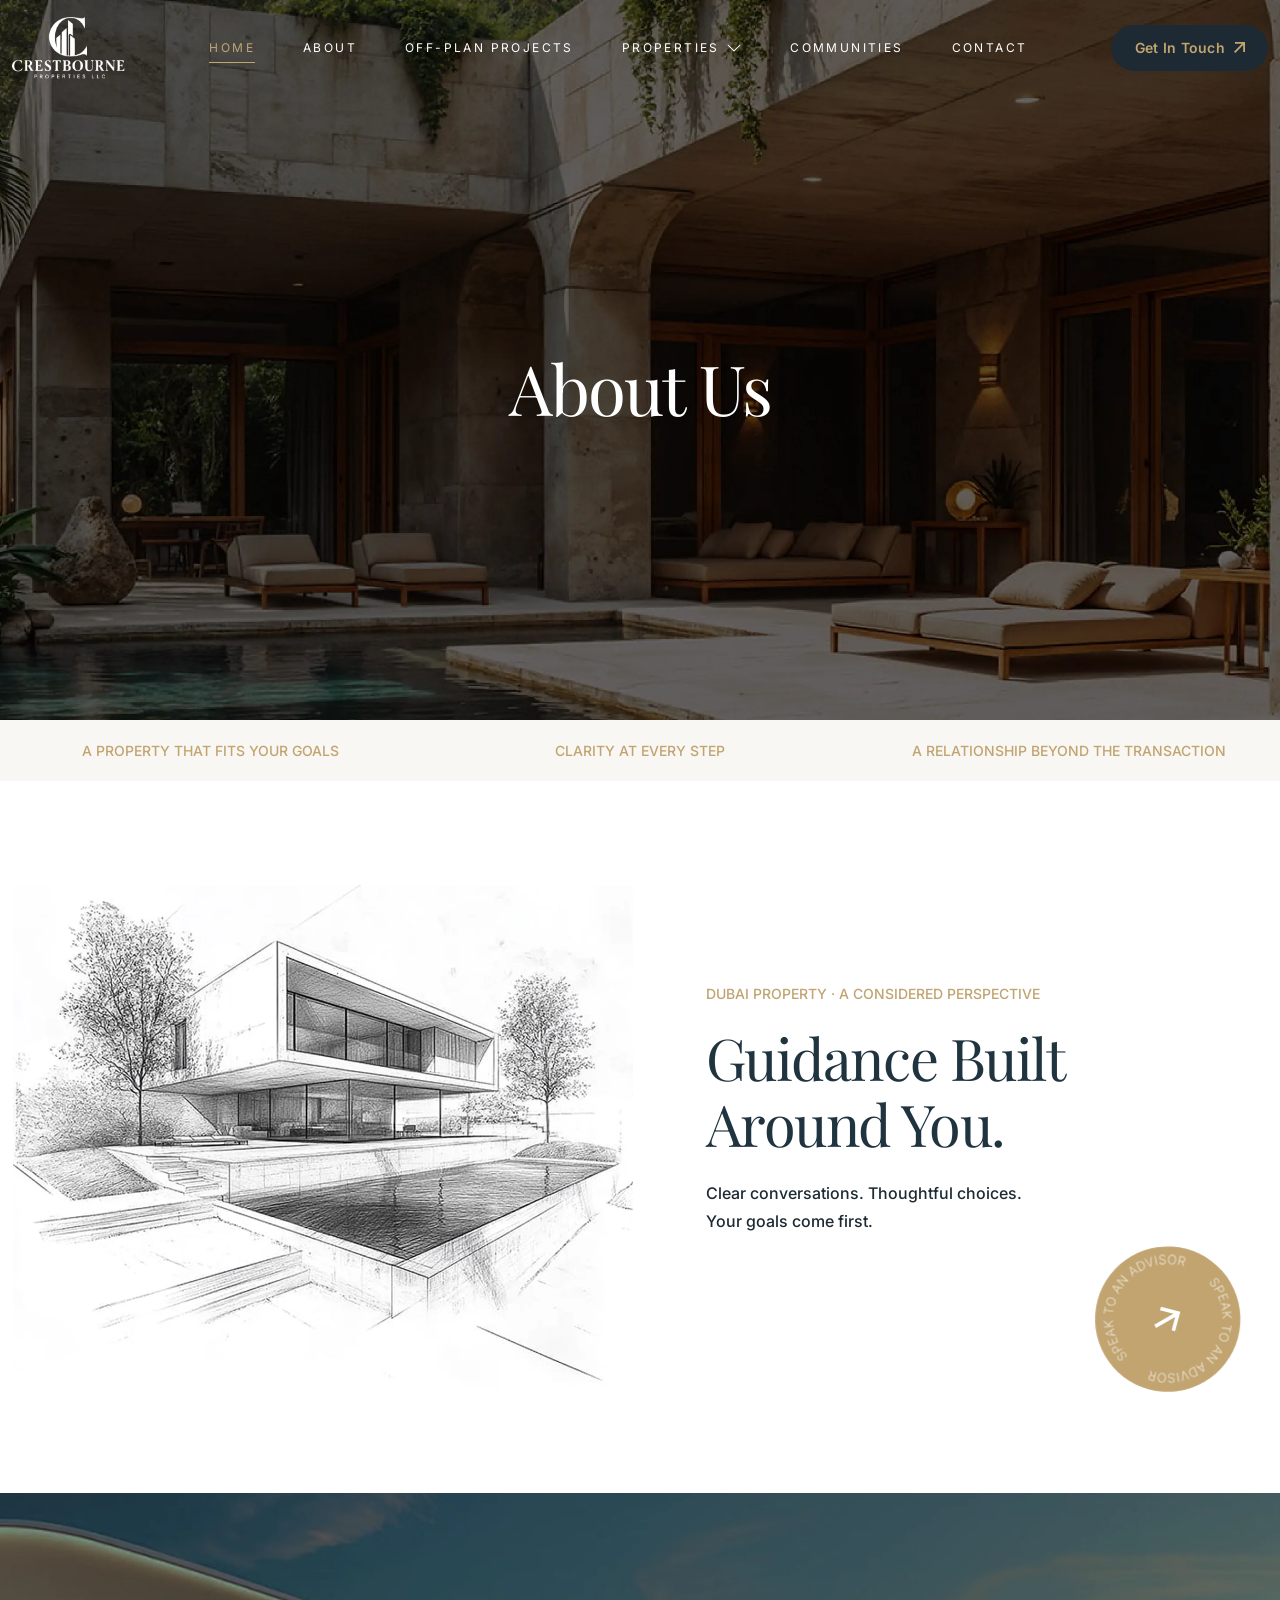
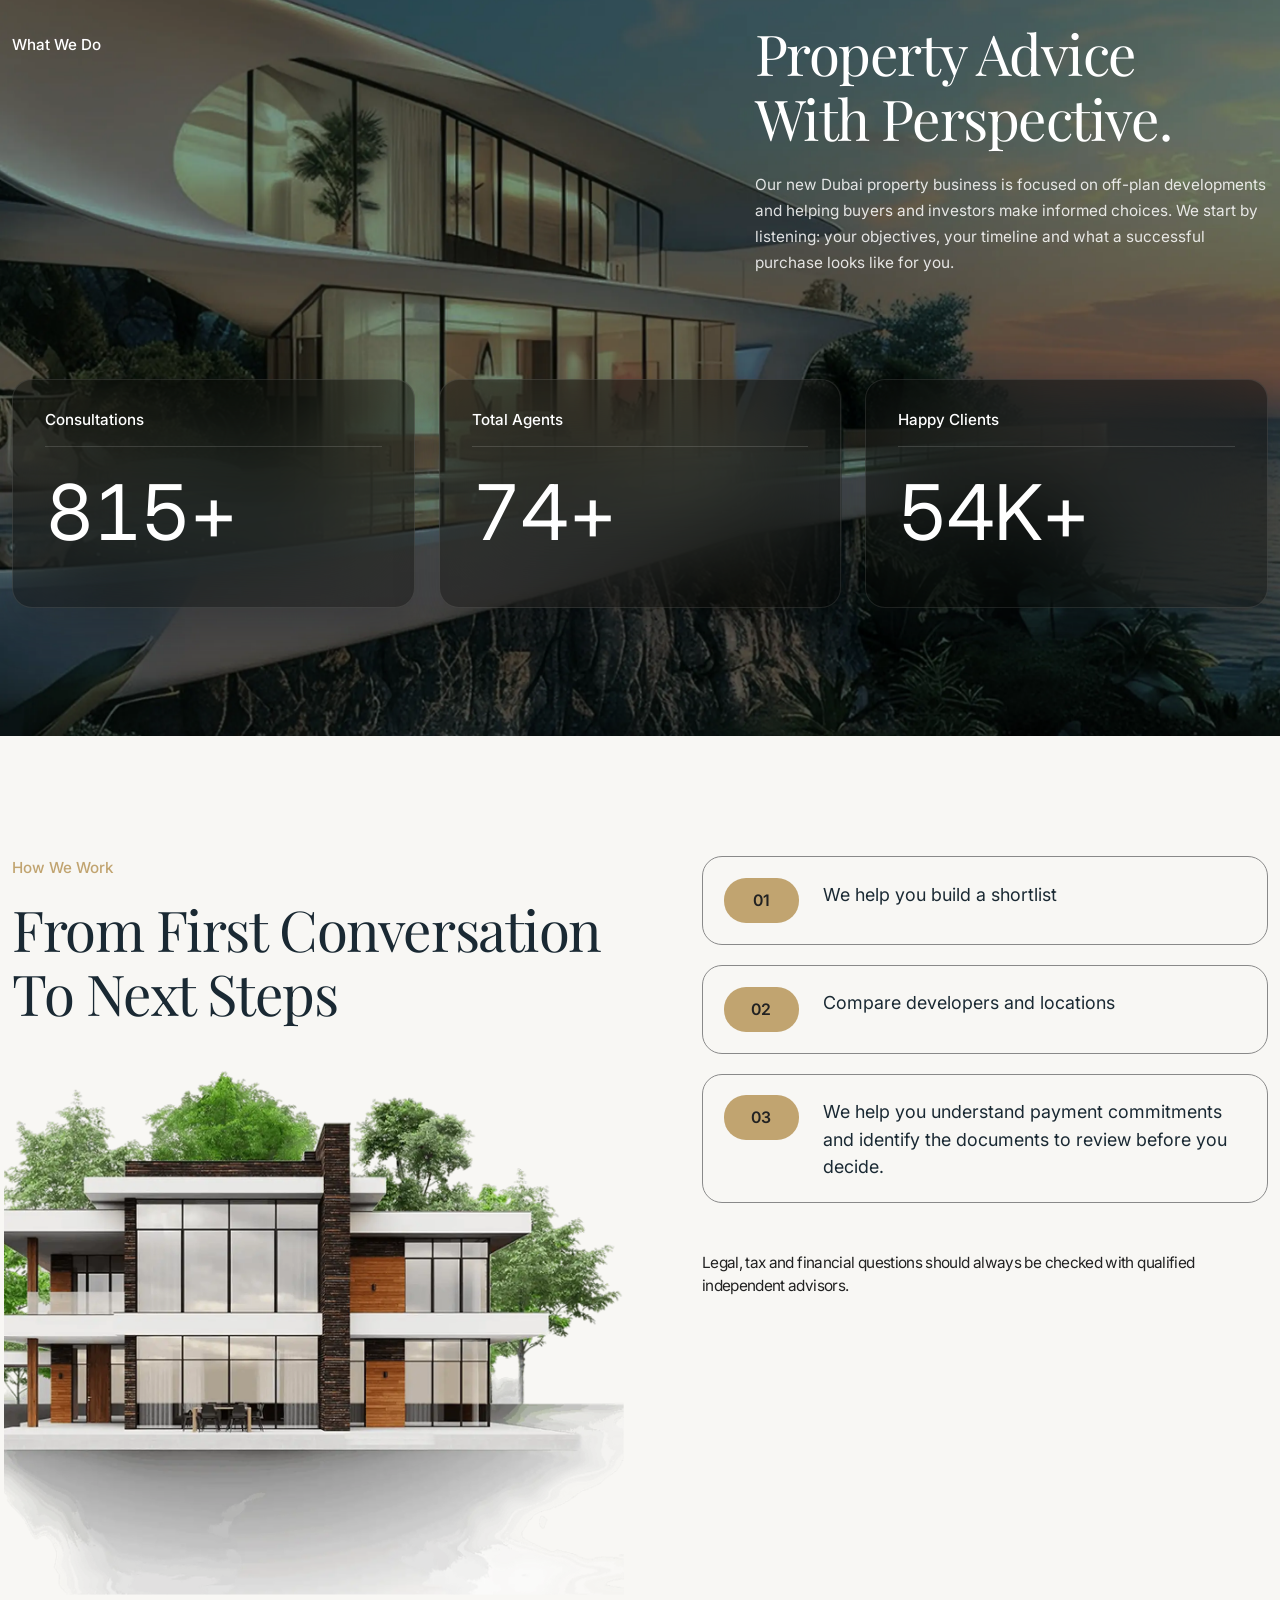
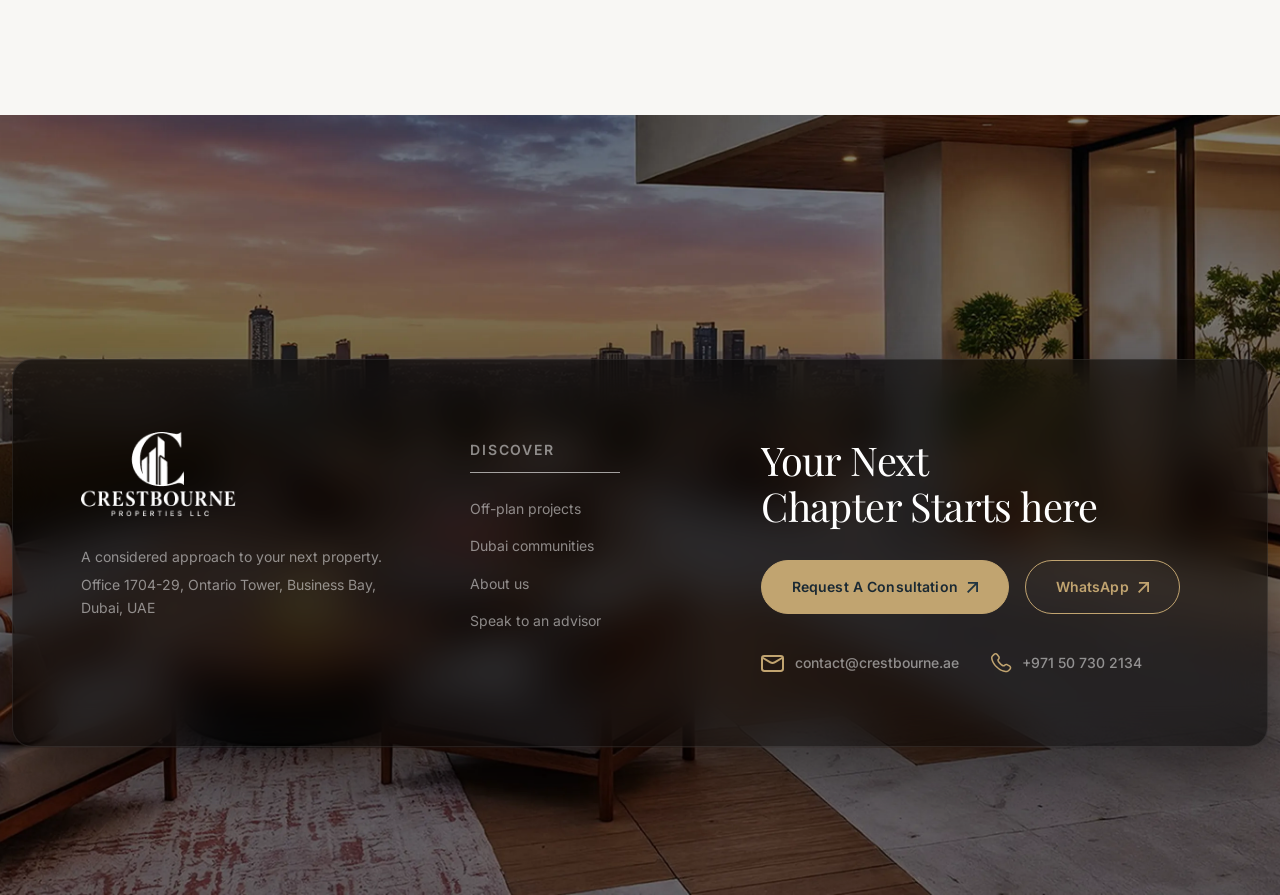
<file: about.html>
<!DOCTYPE html>
<html lang="en">

<head>
    <meta charset="UTF-8" />
    <meta name="viewport" content="width=device-width, initial-scale=1.0" />
    <meta name="description"
        content="Crestbourne Properties LLC — Dubai Real Estate. Exceptional Places. Thoughtful Investments." />
    <title>Crestbourne Properties LLC | Dubai Real Estate</title>

    <!-- Google Fonts: Inter & Playfair Display -->
    <link rel="preconnect" href="https://fonts.googleapis.com" />
    <link rel="preconnect" href="https://fonts.gstatic.com" crossorigin />
    <link
        href="https://fonts.googleapis.com/css2?family=Inter:wght@400;500;600&family=Playfair+Display:ital,wght@0,400;0,500;0,600;1,400&display=swap"
        rel="stylesheet" />
    <link rel="stylesheet" href="assets/css/aos.css" />
    <!-- Bootstrap 5.3.3 CSS & Bootstrap Icons -->
    <link href="assets/css/bootstrap.min.css" rel="stylesheet" />
    <link rel="stylesheet" href="assets/css/owl.carousel.min.css" />
    <link rel="stylesheet" href=" assets/css/owl.theme.default.min.css" />
    <!-- Custom Modular CSS -->
    <link rel="stylesheet" href="assets/css/variables.css" />
    <link rel="stylesheet" href="assets/css/style.css" />
    <link rel="stylesheet" href="assets/css/components.css" />
    <link rel="stylesheet" href="assets/css/about.css" />
</head>

<body class="page-home">

    <!-- =====================================================================
     SITE HEADER & NAVIGATION
====================================================================== -->
    <header class="site-header" id="siteHeader">
        <div class="container-xl site-header__container">
            <nav class="site-navigation" aria-label="Primary Navigation">

                <!-- Brand Logo -->
                <a href="index.html" class="site-header__logo" aria-label="Crestbourne Properties LLC Home"
                    data-aos="fade-down" data-aos-duration="700">
                    <img src="assets/images/logo/crestbourne-white-logo.webp" alt="Crestbourne Properties LLC"
                        class="site-header__logo-image" />
                </a>

                <!-- Mobile Menu Toggle -->
                <button class="site-navigation__toggle" type="button" id="mobileMenuToggle"
                    aria-controls="primaryNavMenu" aria-expanded="false" aria-label="Toggle navigation menu"
                    data-aos="fade-down" data-aos-duration="700" data-aos-delay="100">
                    <span class="site-navigation__toggle-line"></span>
                    <span class="site-navigation__toggle-line"></span>
                    <span class="site-navigation__toggle-line"></span>
                </button>

                <!-- Navigation Menu Wrapper (No data-aos on wrapper so mobile drawer translateX stays intact) -->
                <div class="site-navigation__menu" id="primaryNavMenu">
                    <ul class="site-navigation__list">
                        <li class="site-navigation__item" data-aos="fade-down" data-aos-duration="650"
                            data-aos-delay="50">
                            <a href="index.html" class="site-navigation__link site-navigation__link--active"
                                aria-current="page">Home</a>
                        </li>
                        <li class="site-navigation__item" data-aos="fade-down" data-aos-duration="650"
                            data-aos-delay="100">
                            <a href="#about" class="site-navigation__link">About</a>
                        </li>
                        <li class="site-navigation__item" data-aos="fade-down" data-aos-duration="650"
                            data-aos-delay="150">
                            <a href="#off-plan" class="site-navigation__link">Off-Plan Projects</a>
                        </li>

                        <!-- Properties Dropdown Item -->
                        <li class="site-navigation__item site-navigation__item--has-dropdown" data-dropdown
                            data-aos="fade-down" data-aos-duration="650" data-aos-delay="200">
                            <button type="button" class="site-navigation__link site-navigation__dropdown-trigger"
                                id="propertiesDropdownBtn" aria-expanded="false" aria-haspopup="true"
                                aria-controls="propertiesDropdownMenu">
                                <span>Properties</span>
                                <svg xmlns="http://www.w3.org/2000/svg" width="16" height="16" fill="currentColor"
                                    class="bi bi-chevron-down" viewBox="0 0 16 16">
                                    <path fill-rule="evenodd"
                                        d="M1.646 4.646a.5.5 0 0 1 .708 0L8 10.293l5.646-5.647a.5.5 0 0 1 .708.708l-6 6a.5.5 0 0 1-.708 0l-6-6a.5.5 0 0 1 0-.708" />
                                </svg>
                            </button>

                            <ul class="site-navigation__dropdown" id="propertiesDropdownMenu"
                                aria-labelledby="propertiesDropdownBtn">
                                <li class="site-navigation__dropdown-item">
                                    <a href="#buy-properties" class="site-navigation__dropdown-link">Buy Properties</a>
                                </li>
                                <li class="site-navigation__dropdown-item">
                                    <a href="#rent-properties" class="site-navigation__dropdown-link">Rent
                                        Properties</a>
                                </li>
                                <li class="site-navigation__dropdown-item">
                                    <a href="#luxury-villas" class="site-navigation__dropdown-link">Luxury Villas</a>
                                </li>
                                <li class="site-navigation__dropdown-item">
                                    <a href="#penthouses" class="site-navigation__dropdown-link">Waterfront
                                        Penthouses</a>
                                </li>
                                <li class="site-navigation__dropdown-item">
                                    <a href="#commercial" class="site-navigation__dropdown-link">Commercial Spaces</a>
                                </li>
                            </ul>
                        </li>

                        <li class="site-navigation__item" data-aos="fade-down" data-aos-duration="650"
                            data-aos-delay="250">
                            <a href="#communities" class="site-navigation__link">Communities</a>
                        </li>
                        <li class="site-navigation__item" data-aos="fade-down" data-aos-duration="650"
                            data-aos-delay="300">
                            <a href="#contact" class="site-navigation__link">Contact</a>
                        </li>
                    </ul>

                    <!-- Mobile-only CTA inside drawer -->
                    <div class="site-navigation__mobile-cta">
                        <a href="#contact" class="btn-crestbourne btn-crestbourne--pill">
                            <span>Get In Touch</span>
                            <svg width="11" height="11" viewBox="0 0 10 10" fill="none"
                                xmlns="http://www.w3.org/2000/svg">
                                <g clip-path="url(#clip0_2015_346_mobile)">
                                    <path
                                        d="M8.33167 2.83716L1.17882 10L0 8.82118L7.16284 1.66833H0.849151V0H10V9.15085H8.33167V2.83716Z"
                                        fill="#C1A470" />
                                </g>
                                <defs>
                                    <clipPath id="clip0_2015_346_mobile">
                                        <rect width="10" height="10" fill="white" />
                                    </clipPath>
                                </defs>
                            </svg>
                        </a>
                    </div>
                </div>

                <!-- Desktop Header CTA -->
                <div class="site-header__actions" data-aos="fade-down" data-aos-duration="700" data-aos-delay="350">
                    <a href="#contact" class="btn-crestbourne btn-crestbourne--pill">
                        <span>Get In Touch</span>
                        <svg width="11" height="11" viewBox="0 0 10 10" fill="none" xmlns="http://www.w3.org/2000/svg">
                            <g clip-path="url(#clip0_2015_346_desktop)">
                                <path
                                    d="M8.33167 2.83716L1.17882 10L0 8.82118L7.16284 1.66833H0.849151V0H10V9.15085H8.33167V2.83716Z"
                                    fill="#C1A470" />
                            </g>
                            <defs>
                                <clipPath id="clip0_2015_346_desktop">
                                    <rect width="10" height="10" fill="white" />
                                </clipPath>
                            </defs>
                        </svg>
                    </a>
                </div>

            </nav>
        </div>
    </header>
    <!-- =====================================================================
     SITE HEADER & NAVIGATION
====================================================================== -->


    <!-- =====================================================================
     PAGE HERO BANNER — ABOUT US
====================================================================== -->
    <style>
        .value-strip {
            background-color: #F8F7F4;
        }
    </style>
    <main id="mainContent">
        <section class="page-hero" aria-labelledby="pageHeroHeading">
            <!-- Full-Bleed Architectural Villa Background -->
            <div class="page-hero__backdrop" aria-hidden="true">
                <img src="assets/images/about/about-hero-bg.webp" alt="" class="page-hero__bg-image"
                    fetchpriority="high" />
                <div class="page-hero__overlay"></div>
            </div>

            <!-- Centered Editorial Title -->
            <div class="container-xl page-hero__container">
                <div class="page-hero__content">
                    <h1 class="page-hero__title" id="pageHeroHeading" data-aos="fade-up" data-aos-delay="250">
                        About Us
                    </h1>
                </div>
            </div>
        </section>
    </main>
    <!-- =====================================================================
     PAGE HERO BANNER — ABOUT US
====================================================================== -->
    <!-- =====================================================================
     VALUE PILLARS STRIP
====================================================================== -->
    <section class="value-strip" aria-label="Our Core Commitments">
        <div class="container-xl value-strip__container">
            <ul class="value-strip__list">
                <li class="value-strip__item" data-aos="fade-up" data-aos-delay="0">
                    <span class="value-strip__label">A Property That Fits Your Goals</span>
                </li>
                <li class="value-strip__item" data-aos="fade-up" data-aos-delay="150">
                    <span class="value-strip__label">Clarity At Every Step</span>
                </li>
                <li class="value-strip__item" data-aos="fade-up" data-aos-delay="300">
                    <span class="value-strip__label">A Relationship Beyond The Transaction</span>
                </li>
            </ul>
        </div>
    </section>
    <!-- =====================================================================
     VALUE PILLARS STRIP
====================================================================== -->
    <!-- =====================================================================
      GUIDANCE SECTION
====================================================================== -->

    <section class="guidance-section">
        <div class="container guidance-section__container">
            <div class="guidance-section__grid">

                <!-- Left Column: Architectural Sketch -->
                <div class="guidance-section__media" data-aos="fade-right" data-aos-delay="250">
                    <img src="assets/images/about/guidance-bg.webp"
                        alt="Architectural sketch of a contemporary Dubai villa" class="guidance-section__image">
                </div>

                <!-- Right Column: Editorial Copy & Floating Advisor Badge -->
                <div class="guidance-section__content">
                    <p class="guidance-section__eyebrow" data-aos="fade-up" data-aos-delay="100">Dubai Property &middot;
                        A Considered Perspective</p>
                    <h2 class="guidance-section__title" data-aos="fade-up" data-aos-delay="250">Guidance Built <br
                            class="d-none d-md-none d-lg-block d-xl-block"> Around You.</h2>
                    <p class="guidance-section__description" data-aos="fade-up" data-aos-delay="350">
                        Clear conversations. Thoughtful choices. Your goals come first.
                    </p>

                    <!-- Reuses your .advisor-badge rotating SVG ring pattern -->
                    <a href="#contact" class="advisor-badge advisor-badge--gold" data-aos="fade-up" data-aos-delay="450"
                        aria-label="Speak to an advisor">
                        <svg class="advisor-badge__figma-svg" width="220" height="220" viewBox="0 0 220 220" fill="none"
                            xmlns="http://www.w3.org/2000/svg">
                            <foreignObject x="-28.2261" y="-27.7488" width="275.812" height="275.812">
                                <div xmlns="http://www.w3.org/1999/xhtml"
                                    style="backdrop-filter:blur(20px);clip-path:url(#bgblur_0_36_187_clip_path);height:100%;width:100%">
                                </div>
                            </foreignObject>

                            <!-- Stationary Gold Circle & Center Arrow -->
                            <g data-figma-bg-blur-radius="40">
                                <rect x="52.9846" y="12.2512" width="160" height="160" rx="80"
                                    transform="rotate(14.9257 52.9846 12.2512)" fill="#C1A470" />
                                <rect x="53.339" y="12.8631" width="159" height="159" rx="79.5"
                                    transform="rotate(14.9257 53.339 12.8631)" stroke="white" stroke-opacity="0.1" />
                                <g class="advisor-badge__center-arrow" clip-path="url(#clip1_36_187)">
                                    <path
                                        d="M117.88 107.711L96.842 119.894L94.8416 116.439L115.88 104.257L101.235 100.353L102.288 96.5018L123.518 102.161L117.841 123.36L113.976 122.356L117.88 107.711Z"
                                        fill="white" />
                                </g>
                            </g>

                            <!-- Rotating Circular Text Path -->
                            <g class="advisor-badge__ring">
                                <path
                                    d="M55.5933 150.737C55.1878 151.137 54.9943 151.615 55.013 152.171C55.0316 152.727 55.2523 153.266 55.6751 153.79C55.9729 154.158 56.2984 154.432 56.6518 154.611C57.003 154.788 57.3554 154.865 57.7088 154.844C58.0576 154.822 58.3738 154.697 58.6574 154.468C58.8663 154.299 59.0129 154.106 59.0973 153.889C59.1817 153.671 59.2192 153.441 59.2098 153.197C59.1957 152.953 59.1536 152.706 59.0836 152.455C59.0115 152.203 58.9255 151.959 58.8255 151.724L58.3906 150.695C58.2561 150.386 58.141 150.062 58.0452 149.722C57.9494 149.382 57.8997 149.04 57.896 148.698C57.8877 148.356 57.9511 148.025 58.0863 147.708C58.2168 147.389 58.447 147.097 58.7771 146.83C59.1999 146.488 59.6688 146.291 60.1835 146.237C60.6983 146.184 61.2206 146.282 61.7502 146.531C62.2773 146.783 62.772 147.195 63.2343 147.767C63.6696 148.306 63.9586 148.846 64.1014 149.387C64.2416 149.93 64.2448 150.443 64.1109 150.926C63.977 151.409 63.7127 151.833 63.3179 152.199L62.7181 151.456C63.0093 151.179 63.1903 150.862 63.2611 150.506C63.3319 150.151 63.3074 149.783 63.1876 149.403C63.0652 149.024 62.8604 148.657 62.573 148.302C62.2543 147.907 61.9054 147.609 61.526 147.409C61.1421 147.208 60.7607 147.115 60.3818 147.132C59.9983 147.147 59.648 147.283 59.3309 147.539C59.0627 147.756 58.8946 148.007 58.8266 148.292C58.756 148.579 58.7598 148.897 58.8381 149.248C58.9142 149.595 59.0368 149.971 59.2059 150.376L59.6928 151.548C60.009 152.319 60.1419 153.009 60.0914 153.616C60.041 154.224 59.7617 154.732 59.2538 155.143C58.8283 155.486 58.3628 155.675 57.8573 155.708C57.347 155.741 56.8445 155.636 56.3495 155.392C55.8499 155.148 55.4033 154.783 55.0097 154.295C54.6119 153.803 54.3502 153.294 54.2246 152.769C54.0989 152.244 54.1051 151.743 54.2432 151.265C54.3766 150.787 54.6381 150.377 55.0279 150.037L55.5933 150.737ZM59.4661 143.148L50.6774 148.289L49.0182 145.452C48.6534 144.829 48.469 144.238 48.4649 143.679C48.4564 143.12 48.5948 142.615 48.88 142.164C49.1636 141.71 49.5615 141.333 50.0736 141.034C50.5857 140.734 51.1097 140.57 51.6455 140.54C52.1784 140.513 52.6872 140.637 53.1718 140.915C53.6536 141.193 54.0761 141.643 54.4392 142.264L55.7445 144.496L55.0235 144.917L53.7308 142.707C53.4614 142.247 53.1522 141.915 52.8031 141.712C52.4512 141.511 52.0816 141.424 51.6941 141.451C51.3051 141.475 50.9188 141.599 50.5355 141.823C50.1521 142.047 49.8546 142.323 49.6429 142.65C49.4295 142.975 49.3265 143.34 49.3339 143.747C49.3396 144.151 49.4789 144.586 49.7517 145.052L50.9289 147.065L58.9967 142.346L59.4661 143.148ZM55.0586 135.332L45.62 139.151L43.4049 133.676L44.1792 133.362L46.0456 137.976L49.5989 136.538L47.85 132.215L48.6242 131.902L50.3732 136.225L53.9357 134.783L52.032 130.078L52.8062 129.765L55.0586 135.332ZM51.9969 127.373L52.2238 128.321L41.4594 127.09L41.2278 126.123L50.2671 120.15L50.4941 121.097L42.5104 126.291L42.5266 126.359L51.9969 127.373ZM48.0383 127.6L46.8619 122.688L47.6742 122.493L48.8505 127.406L48.0383 127.6ZM49.9601 118.241L39.8134 119.086L39.7363 118.159L45.201 117.704L45.1936 117.615L39.3161 113.116L39.2146 111.897L44.2676 115.841L49.3629 111.071L49.457 112.201L44.9595 116.362L46.5882 117.588L49.8829 117.314L49.9601 118.241ZM40.1916 103.875L39.3644 103.759L40.3875 96.4474L41.2146 96.5631L40.7675 99.7586L50.024 101.054L49.8951 101.974L40.6387 100.679L40.1916 103.875ZM48.494 86.6155C49.5065 86.9311 50.3316 87.3861 50.9691 87.9806C51.6034 88.574 52.0277 89.2513 52.2418 90.0123C52.4537 90.7693 52.432 91.5575 52.1766 92.377C51.9212 93.1966 51.4907 93.8592 50.8853 94.3648C50.2777 94.8663 49.5443 95.181 48.6851 95.309C47.8237 95.4329 46.8868 95.337 45.8742 95.0214C44.8616 94.7059 44.0377 94.2529 43.4023 93.6626C42.7648 93.0682 42.3406 92.3909 42.1296 91.6308C41.9155 90.8698 41.9357 90.0811 42.1901 89.2647C42.4455 88.4451 42.877 87.7846 43.4846 87.2831C44.0901 86.7775 44.824 86.4612 45.6863 86.3341C46.5455 86.2062 47.4814 86.2999 48.494 86.6155ZM48.2247 87.4794C47.3546 87.2082 46.564 87.1215 45.8531 87.2193C45.139 87.3161 44.539 87.5648 44.0531 87.9654C43.5672 88.366 43.2247 88.8858 43.0255 89.525C42.8273 90.161 42.8143 90.7819 42.9866 91.3876C43.1589 91.9933 43.5092 92.5399 44.0377 93.0275C44.5672 93.5119 45.2686 93.8901 46.1419 94.1623C47.0121 94.4335 47.8027 94.5202 48.5136 94.4224C49.2245 94.3246 49.8245 94.0759 50.3136 93.6763C50.7995 93.2757 51.142 92.7559 51.3412 92.1167C51.5404 91.4775 51.5539 90.8551 51.3816 90.2494C51.2103 89.6405 50.8599 89.0939 50.3304 88.6095C49.7978 88.1241 49.0959 87.7474 48.2247 87.4794ZM56.1397 81.818L55.6367 82.6526L48.8285 74.2242L49.3418 73.3727L59.9741 75.4567L59.471 76.2912L50.1378 74.3923L50.1019 74.4519L56.1397 81.818ZM53.1591 79.2029L55.7667 74.8769L56.482 75.3081L53.8745 79.6341L53.1591 79.2029ZM58.4787 61.2984L66.2181 67.9143L65.6302 68.6021L55.2404 67.6346L55.1887 67.695L61.6697 73.2352L61.0656 73.9419L53.3262 67.326L53.9109 66.642L64.3212 67.6008L64.3729 67.5404L57.8843 61.9938L58.4787 61.2984ZM71.561 62.8748L70.7687 63.442L67.8542 53.0068L68.6628 52.428L77.6008 58.5517L76.8084 59.1188L68.9899 53.6795L68.9333 53.72L71.561 62.8748ZM69.8595 59.2933L73.9669 56.3533L74.453 57.0325L70.3457 59.9725L69.8595 59.2933ZM81.8968 56.2392L79.2277 57.5711L74.6815 48.4606L77.5107 47.0488C78.3797 46.6152 79.2128 46.4253 80.0102 46.4793C80.8106 46.5318 81.5441 46.8141 82.2107 47.326C82.8773 47.8379 83.4467 48.5668 83.9187 49.5129C84.3953 50.4678 84.6354 51.3722 84.6392 52.2259C84.6444 53.0753 84.4163 53.8429 83.9548 54.5288C83.4962 55.2132 82.8103 55.7834 81.8968 56.2392ZM79.6867 56.4086L81.475 55.5162C82.2579 55.1256 82.8364 54.6443 83.2103 54.0724C83.5843 53.5006 83.7605 52.8626 83.7388 52.1585C83.7171 51.4544 83.5087 50.7065 83.1136 49.9147C82.7184 49.1302 82.2505 48.5192 81.7099 48.0815C81.1721 47.6423 80.5757 47.3973 79.9206 47.3464C79.2685 47.294 78.5732 47.452 77.8347 47.8205L75.8863 48.7928L79.6867 56.4086ZM84.9443 43.6483L90.6801 51.2479L90.7654 51.2209L91.0981 41.7056L92.0273 41.4123L91.5606 52.2368L90.6124 52.5361L84.0151 43.9417L84.9443 43.6483ZM96.1344 40.426L98.0638 50.4233L97.1509 50.5995L95.2216 40.6021L96.1344 40.426ZM106.036 41.8747C105.932 41.3146 105.646 40.8861 105.175 40.5894C104.705 40.2927 104.134 40.1722 103.464 40.2281C102.992 40.2674 102.582 40.383 102.236 40.5749C101.892 40.7664 101.63 41.0144 101.45 41.3188C101.272 41.6197 101.198 41.9517 101.228 42.3151C101.25 42.5826 101.328 42.8123 101.46 43.0041C101.593 43.196 101.762 43.3565 101.969 43.4856C102.179 43.6111 102.407 43.7151 102.654 43.7977C102.903 43.88 103.153 43.9457 103.404 43.9947L104.499 44.2127C104.83 44.2749 105.164 44.3619 105.499 44.4737C105.834 44.5854 106.144 44.7359 106.429 44.925C106.718 45.1105 106.955 45.3485 107.142 45.6389C107.333 45.9257 107.445 46.2805 107.48 46.7032C107.526 47.2449 107.426 47.7438 107.181 48.1999C106.936 48.656 106.562 49.033 106.058 49.3311C105.554 49.6259 104.935 49.8038 104.202 49.8649C103.511 49.9224 102.902 49.8584 102.375 49.6728C101.847 49.484 101.421 49.1985 101.096 48.8165C100.772 48.4344 100.569 47.9774 100.488 47.4453L101.439 47.3661C101.506 47.763 101.666 48.0905 101.92 48.3487C102.175 48.6069 102.493 48.7933 102.875 48.9078C103.257 49.019 103.675 49.0556 104.131 49.0177C104.637 48.9756 105.079 48.8539 105.458 48.6527C105.84 48.448 106.13 48.1843 106.33 47.8617C106.532 47.5356 106.616 47.1693 106.583 46.7631C106.554 46.4196 106.441 46.1396 106.243 45.9233C106.045 45.7036 105.78 45.5279 105.446 45.396C105.116 45.2639 104.736 45.1542 104.306 45.0669L103.062 44.8113C102.247 44.6398 101.602 44.3626 101.127 43.9797C100.653 43.5969 100.389 43.0801 100.335 42.4294C100.289 41.8844 100.395 41.3934 100.651 40.9563C100.91 40.5156 101.28 40.1589 101.759 39.8862C102.242 39.6098 102.795 39.4457 103.419 39.3937C104.05 39.3411 104.618 39.4102 105.123 39.601C105.628 39.7918 106.039 40.0784 106.357 40.4611C106.678 40.8401 106.87 41.2864 106.932 41.8L106.036 41.8747ZM118.8 44.9317C118.717 45.989 118.456 46.8944 118.018 47.6479C117.58 48.3981 117.014 48.9619 116.319 49.3395C115.628 49.714 114.854 49.8676 113.999 49.8003C113.143 49.733 112.401 49.4603 111.774 48.9821C111.15 48.5008 110.681 47.8555 110.365 47.0461C110.054 46.2336 109.939 45.2987 110.022 44.2414C110.106 43.184 110.364 42.2801 110.799 41.5297C111.237 40.7762 111.804 40.2124 112.498 39.8381C113.193 39.4605 113.966 39.3053 114.819 39.3723C115.675 39.4396 116.414 39.7139 117.038 40.1951C117.665 40.6734 118.137 41.3188 118.452 42.1315C118.767 42.941 118.883 43.8743 118.8 44.9317ZM117.898 44.8607C117.969 43.9521 117.879 43.162 117.626 42.4905C117.373 41.8156 116.997 41.2857 116.499 40.9008C116 40.5158 115.418 40.2971 114.75 40.2446C114.086 40.1924 113.478 40.3174 112.925 40.6197C112.373 40.9221 111.918 41.3849 111.559 42.0084C111.204 42.6321 110.991 43.4 110.919 44.3119C110.848 45.2206 110.939 46.0107 111.192 46.6822C111.445 47.3537 111.82 47.8836 112.319 48.2719C112.817 48.6568 113.4 48.8755 114.067 48.928C114.735 48.9805 115.345 48.8556 115.897 48.5533C116.453 48.2512 116.908 47.7883 117.263 47.1646C117.618 46.5376 117.83 45.7696 117.898 44.8607ZM120.738 50.3443L123.195 40.4634L126.384 41.2565C127.085 41.4308 127.639 41.7035 128.045 42.0744C128.456 42.4428 128.724 42.8802 128.851 43.3865C128.982 43.8903 128.976 44.4301 128.833 45.0059C128.69 45.5816 128.443 46.0598 128.092 46.4405C127.744 46.8219 127.305 47.0781 126.774 47.209C126.242 47.3399 125.629 47.3189 124.935 47.1461L122.218 46.4706L122.424 45.6456L125.116 46.3151C125.63 46.4431 126.079 46.4643 126.463 46.3786C126.849 46.2937 127.165 46.1144 127.411 45.8408C127.66 45.568 127.838 45.2161 127.945 44.7851C128.052 44.3541 128.061 43.9566 127.97 43.5925C127.88 43.2253 127.685 42.9104 127.385 42.6479C127.088 42.3862 126.679 42.1906 126.158 42.061L123.896 41.4983L121.64 50.5686L120.738 50.3443ZM126.203 46.9697L127.526 52.0324L126.484 51.7732L125.185 46.7166L126.203 46.9697ZM164.803 70.0542C165.219 69.6652 165.425 69.1927 165.421 68.6366C165.417 68.0804 165.211 67.5351 164.803 67.0005C164.515 66.6239 164.197 66.3414 163.848 66.153C163.502 65.9672 163.152 65.8802 162.798 65.892C162.449 65.9045 162.129 66.0214 161.84 66.2428C161.626 66.4058 161.475 66.5948 161.384 66.8097C161.294 67.0246 161.25 67.2541 161.253 67.498C161.261 67.7425 161.296 67.9908 161.36 68.2428C161.425 68.4974 161.504 68.7433 161.598 68.9804L162.005 70.0208C162.131 70.3332 162.238 70.6608 162.324 71.0034C162.411 71.346 162.451 71.6883 162.446 72.0304C162.445 72.3731 162.373 72.7016 162.229 73.0158C162.09 73.3306 161.852 73.6168 161.515 73.8744C161.083 74.2045 160.609 74.3894 160.093 74.4293C159.577 74.4691 159.058 74.3571 158.535 74.0934C158.015 73.8276 157.531 73.4024 157.084 72.8178C156.664 72.2674 156.389 71.72 156.261 71.1756C156.136 70.6292 156.146 70.1164 156.293 69.6371C156.44 69.1578 156.715 68.7406 157.12 68.3856L157.7 69.144C157.401 69.4139 157.212 69.7255 157.131 70.0789C157.051 70.4323 157.066 70.8008 157.175 71.1842C157.287 71.5657 157.482 71.9382 157.76 72.3016C158.068 72.7045 158.409 73.0113 158.783 73.222C159.161 73.4334 159.54 73.536 159.919 73.5299C160.303 73.5245 160.656 73.398 160.98 73.1504C161.254 72.9411 161.429 72.6949 161.505 72.4118C161.583 72.1267 161.588 71.8082 161.519 71.4561C161.452 71.1067 161.34 70.7276 161.181 70.3187L160.726 69.1335C160.431 68.354 160.316 67.6613 160.383 67.0554C160.45 66.4496 160.743 65.9484 161.262 65.552C161.696 65.2199 162.166 65.0439 162.673 65.0241C163.184 65.0049 163.683 65.1237 164.171 65.3804C164.664 65.6378 165.101 66.0153 165.481 66.5131C165.866 67.016 166.114 67.5315 166.225 68.0595C166.337 68.5875 166.317 69.0885 166.166 69.5625C166.02 70.0372 165.748 70.4394 165.349 70.7691L164.803 70.0542ZM160.727 77.5362L169.649 72.6305L171.233 75.5101C171.581 76.1433 171.749 76.7389 171.739 77.2971C171.732 77.8566 171.581 78.3579 171.283 78.8012C170.988 79.2474 170.58 79.6134 170.06 79.8993C169.54 80.1851 169.012 80.3356 168.476 80.3506C167.942 80.364 167.437 80.2258 166.96 79.9359C166.486 79.6444 166.075 79.1836 165.729 78.5533L164.483 76.288L165.215 75.8855L166.449 78.1291C166.706 78.5967 167.006 78.9365 167.35 79.1486C167.696 79.359 168.063 79.4559 168.451 79.4393C168.841 79.4255 169.23 79.3117 169.62 79.0977C170.009 78.8837 170.313 78.6159 170.534 78.2943C170.756 77.9756 170.868 77.6129 170.872 77.2064C170.877 76.8027 170.749 76.3642 170.489 75.8907L169.365 73.8476L161.175 78.3509L160.727 77.5362ZM164.922 85.4615L174.462 81.903L176.526 87.4368L175.744 87.7287L174.005 83.066L170.413 84.4056L172.043 88.7749L171.26 89.0668L169.631 84.6975L166.03 86.0407L167.804 90.7966L167.021 91.0885L164.922 85.4615ZM167.77 93.5123L167.567 92.5593L178.298 94.0574L178.505 95.0299L169.32 100.776L169.117 99.8234L177.227 94.8297L177.213 94.7617L167.77 93.5123ZM171.734 93.3836L172.787 98.3236L171.97 98.4979L170.917 93.5579L171.734 93.3836ZM169.577 102.686L179.743 102.106L179.796 103.034L174.321 103.347L174.326 103.436L180.084 108.087L180.154 109.308L175.205 105.233L169.987 109.868L169.923 108.737L174.527 104.694L172.931 103.426L169.63 103.614L169.577 102.686ZM178.931 117.307L179.754 117.446L178.531 124.726L177.707 124.588L178.242 121.406L169.025 119.858L169.179 118.941L178.396 120.489L178.931 117.307ZM170.183 134.338C169.179 133.998 168.365 133.522 167.743 132.912C167.123 132.303 166.716 131.616 166.521 130.85C166.327 130.088 166.369 129.3 166.644 128.487C166.92 127.674 167.367 127.023 167.984 126.532C168.604 126.046 169.345 125.749 170.207 125.643C171.071 125.54 172.006 125.659 173.01 126C174.015 126.34 174.827 126.813 175.448 127.419C176.07 128.029 176.478 128.717 176.67 129.482C176.865 130.248 176.825 131.036 176.551 131.846C176.275 132.659 175.827 133.308 175.207 133.795C174.59 134.285 173.848 134.583 172.983 134.689C172.121 134.796 171.188 134.679 170.183 134.338ZM170.474 133.481C171.337 133.774 172.125 133.88 172.838 133.8C173.554 133.721 174.16 133.487 174.656 133.098C175.152 132.71 175.507 132.199 175.722 131.565C175.936 130.934 175.964 130.314 175.807 129.704C175.65 129.094 175.313 128.539 174.797 128.038C174.279 127.541 173.588 127.146 172.721 126.852C171.858 126.559 171.07 126.453 170.357 126.533C169.644 126.613 169.038 126.847 168.539 127.234C168.043 127.623 167.688 128.134 167.473 128.768C167.258 129.402 167.229 130.024 167.386 130.634C167.543 131.247 167.879 131.802 168.397 132.299C168.917 132.798 169.609 133.192 170.474 133.481ZM162.395 138.922L162.92 138.101L169.504 146.706L168.968 147.544L158.394 145.18L158.919 144.359L168.199 146.503L168.237 146.445L162.395 138.922ZM165.306 141.615L162.585 145.871L161.881 145.421L164.602 141.165L165.306 141.615ZM159.525 159.374L151.957 152.562L152.563 151.889L162.924 153.123L162.977 153.063L156.64 147.359L157.262 146.668L164.83 153.48L164.228 154.149L153.845 152.924L153.792 152.983L160.137 158.694L159.525 159.374ZM146.474 157.447L147.281 156.9L149.926 167.407L149.103 167.965L140.325 161.613L141.132 161.067L148.808 166.705L148.866 166.666L146.474 157.447ZM148.083 161.071L143.901 163.904L143.433 163.213L147.614 160.379L148.083 161.071ZM135.976 163.805L138.68 162.546L142.975 171.778L140.109 173.112C139.228 173.521 138.39 173.688 137.595 173.612C136.796 173.538 136.07 173.236 135.418 172.706C134.766 172.176 134.217 171.432 133.77 170.473C133.32 169.505 133.105 168.595 133.125 167.741C133.143 166.892 133.392 166.131 133.872 165.458C134.349 164.786 135.05 164.235 135.976 163.805ZM138.19 163.696L136.378 164.539C135.584 164.908 134.993 165.373 134.603 165.935C134.214 166.496 134.02 167.129 134.023 167.833C134.025 168.538 134.213 169.291 134.586 170.093C134.96 170.888 135.411 171.512 135.939 171.964C136.465 172.418 137.054 172.679 137.708 172.748C138.358 172.818 139.058 172.679 139.806 172.331L141.78 171.413L138.19 163.696ZM132.579 176.308L127.061 168.549L126.975 168.573L126.373 178.075L125.435 178.342L126.209 167.535L127.165 167.263L133.516 176.041L132.579 176.308ZM121.336 179.22L119.629 169.183L120.545 169.027L122.252 179.064L121.336 179.22ZM111.457 177.526C111.546 178.088 111.821 178.524 112.283 178.833C112.746 179.142 113.313 179.277 113.985 179.239C114.458 179.212 114.87 179.107 115.222 178.924C115.57 178.742 115.838 178.501 116.027 178.201C116.213 177.905 116.295 177.575 116.274 177.211C116.259 176.943 116.188 176.712 116.06 176.516C115.933 176.321 115.768 176.156 115.564 176.022C115.358 175.891 115.132 175.781 114.888 175.692C114.641 175.603 114.393 175.531 114.144 175.475L113.054 175.229C112.725 175.158 112.394 175.062 112.062 174.942C111.729 174.821 111.423 174.663 111.143 174.466C110.86 174.273 110.629 174.029 110.449 173.734C110.267 173.442 110.163 173.084 110.139 172.661C110.108 172.118 110.221 171.622 110.477 171.173C110.734 170.723 111.118 170.356 111.63 170.071C112.142 169.79 112.765 169.628 113.499 169.586C114.191 169.547 114.798 169.627 115.321 169.826C115.843 170.029 116.262 170.325 116.576 170.715C116.891 171.106 117.081 171.568 117.148 172.102L116.195 172.156C116.139 171.758 115.988 171.426 115.74 171.161C115.493 170.897 115.18 170.702 114.801 170.578C114.422 170.456 114.004 170.409 113.548 170.435C113.041 170.464 112.596 170.574 112.212 170.765C111.825 170.96 111.527 171.216 111.32 171.533C111.109 171.854 111.015 172.218 111.038 172.625C111.058 172.969 111.164 173.252 111.356 173.473C111.548 173.698 111.809 173.88 112.139 174.021C112.465 174.162 112.842 174.281 113.27 174.38L114.506 174.668C115.317 174.861 115.955 175.155 116.419 175.55C116.883 175.945 117.133 176.468 117.17 177.12C117.202 177.666 117.083 178.154 116.816 178.585C116.545 179.018 116.166 179.365 115.68 179.625C115.19 179.889 114.633 180.039 114.007 180.074C113.375 180.11 112.81 180.026 112.31 179.822C111.81 179.618 111.407 179.321 111.099 178.93C110.788 178.543 110.608 178.092 110.559 177.577L111.457 177.526ZM98.7782 174.106C98.8923 173.051 99.1794 172.154 99.6395 171.414C100.099 170.677 100.682 170.13 101.387 169.772C102.089 169.418 102.867 169.287 103.72 169.38C104.573 169.472 105.307 169.766 105.92 170.263C106.529 170.762 106.98 171.421 107.271 172.239C107.559 173.06 107.646 173.998 107.532 175.053C107.418 176.107 107.132 177.003 106.676 177.741C106.216 178.481 105.633 179.028 104.928 179.382C104.223 179.739 103.445 179.871 102.595 179.779C101.742 179.687 101.01 179.391 100.401 178.892C99.7877 178.395 99.3356 177.736 99.0444 176.915C98.7529 176.097 98.6642 175.16 98.7782 174.106ZM99.6778 174.203C99.5798 175.109 99.6474 175.902 99.8807 176.58C100.114 177.262 100.474 177.803 100.96 178.202C101.447 178.602 102.023 178.837 102.689 178.909C103.351 178.981 103.963 178.874 104.524 178.588C105.085 178.302 105.554 177.852 105.93 177.24C106.303 176.627 106.539 175.865 106.637 174.956C106.735 174.05 106.668 173.257 106.434 172.579C106.201 171.9 105.841 171.359 105.355 170.957C104.868 170.557 104.292 170.322 103.626 170.25C102.96 170.178 102.347 170.285 101.786 170.571C101.222 170.856 100.753 171.306 100.38 171.919C100.007 172.535 99.7726 173.297 99.6778 174.203ZM96.9849 168.639L94.2656 178.45L91.0987 177.573C90.4024 177.38 89.8561 177.093 89.4597 176.711C89.0592 176.332 88.8023 175.887 88.689 175.378C88.5716 174.871 88.5922 174.331 88.7506 173.76C88.9091 173.188 89.1687 172.716 89.5295 172.345C89.8872 171.973 90.3332 171.729 90.8677 171.612C91.4022 171.495 92.0144 171.533 92.7043 171.724L95.4016 172.471L95.1746 173.291L92.5012 172.55C91.9901 172.408 91.5419 172.375 91.1564 172.45C90.7677 172.525 90.447 172.696 90.1941 172.963C89.9381 173.229 89.7508 173.576 89.6322 174.004C89.5135 174.432 89.4946 174.829 89.5754 175.195C89.6552 175.565 89.8417 175.885 90.1348 176.155C90.4247 176.425 90.8283 176.631 91.3457 176.775L93.5927 177.397L96.089 168.39L96.9849 168.639ZM91.4318 171.866L90.244 166.77L91.2789 167.057L92.4427 172.147L91.4318 171.866Z"
                                    fill="white" fill-opacity="0.78" />
                            </g>

                            <defs>
                                <clipPath id="bgblur_0_36_187_clip_path" transform="translate(28.2261 27.7488)">
                                    <rect x="52.9846" y="12.2512" width="160" height="160" rx="80"
                                        transform="rotate(14.9257 52.9846 12.2512)" />
                                </clipPath>
                                <clipPath id="clip1_36_187">
                                    <rect width="36" height="36" fill="white"
                                        transform="translate(96.9236 88.1285) rotate(14.9257)" />
                                </clipPath>
                            </defs>
                        </svg>
                    </a>

                </div>

            </div>
        </div>
    </section>
    <!-- =====================================================================
      GUIDANCE SECTION
====================================================================== -->

    <!-- =====================================================================
      PERSPECTIVE SECTION
====================================================================== -->
    <section class="perspective-section" aria-labelledby="perspectiveHeading">
        <!-- Full-Bleed Architectural Background Image & Overlay (Kept static so backdrop-filter blurs smoothly) -->
        <div class="perspective-section__backdrop" aria-hidden="true">
            <img src="assets/images/about/perspective-bg.webp" alt="" class="perspective-section__bg-image"
                loading="lazy" />
            <div class="perspective-section__overlay"></div>
        </div>

        <div class="container-xl perspective-section__container">
            <!-- Top Row: Left Eyebrow + Right Headline & Copy (Matches homepage 0 / 120 / 240 AOS cascade) -->
            <div class="perspective-section__top">
                <div class="perspective-section__left">
                    <p class="perspective-section__eyebrow" data-aos="fade-up" data-aos-delay="0">
                        What We Do
                    </p>
                </div>

                <div class="perspective-section__right">
                    <h2 class="perspective-section__title" id="perspectiveHeading" data-aos="fade-up"
                        data-aos-delay="120">
                        Property Advice <br class="d-none d-md-none d-lg-block d-xl-block"> With Perspective.
                    </h2>
                    <p class="perspective-section__description" data-aos="fade-up" data-aos-delay="240">
                        Our new Dubai property business is focused on off-plan developments and helping buyers and
                        investors make informed choices. We start by listening: your objectives, your timeline and what
                        a successful purchase looks like for you.
                    </p>
                </div>
            </div>

            <!-- Bottom Row: 3 Frosted Glass Metric Cards (Matches homepage 150 / 300 / 450 3-card cascade) -->
            <div class="perspective-section__stats">
                <article class="perspective-stat-card" data-aos="fade-up" data-aos-delay="120">
                    <div class="perspective-stat-card__header">
                        <span class="perspective-stat-card__label">Consultations</span>
                    </div>
                    <div class="perspective-stat-card__value">
                        <span class="counter-value" data-target="985" data-count="985">985</span>+
                    </div>
                </article>

                <article class="perspective-stat-card" data-aos="fade-up" data-aos-delay="240">
                    <div class="perspective-stat-card__header">
                        <span class="perspective-stat-card__label">Total Agents</span>
                    </div>
                    <div class="perspective-stat-card__value">
                        <span class="counter-value" data-target="90" data-count="90">90</span>+
                    </div>
                </article>

                <article class="perspective-stat-card" data-aos="fade-up" data-aos-delay="360">
                    <div class="perspective-stat-card__header">
                        <span class="perspective-stat-card__label">Happy Clients</span>
                    </div>
                    <div class="perspective-stat-card__value">
                        <span class="counter-value" data-target="65" data-count="65">65</span>K+
                    </div>
                </article>
            </div>
        </div>
    </section>
    <!-- =====================================================================
      PERSPECTIVE SECTION
====================================================================== -->
    <!-- =====================================================================
      WORKFLOW SECTION
====================================================================== -->

    <section class="workflow-section" aria-labelledby="workflowHeading">
        <div class="container-xl workflow-section__container">
            <div class="workflow-section__grid">

                <!-- Left Column: Eyebrow, Headline & Flush-Left Image Directly Below -->
                <div class="workflow-section__content">
                    <p class="workflow-section__eyebrow" data-aos="fade-up" data-aos-delay="0">
                        How We Work
                    </p>
                    <h2 class="workflow-section__title" id="workflowHeading" data-aos="fade-up" data-aos-delay="120">
                        From First Conversation To Next Steps
                    </h2>

                    <!-- In normal flow below heading, shifted flush to left viewport edge -->
                    <div class="workflow-section__media" data-aos="fade-right" data-aos-delay="240">
                        <img src="assets/images/about/workflow-bg.webp"
                            alt="Contemporary multi-story Dubai residential villa with natural wood panels"
                            class="workflow-section__image" loading="lazy">
                    </div>
                </div>

                <!-- Right Column: Step Cards & Footnote (Unchanged) -->
                <div class="workflow-section__timeline">
                    <div class="workflow-timeline" role="list">

                        <!-- Sequence 01 -->
                        <article class="workflow-card" role="listitem" data-aos="fade-left" data-aos-delay="150">
                            <div class="workflow-card__inner">
                                <div class="workflow-card__badge" aria-hidden="true">01</div>
                                <h3 class="workflow-card__text">We help you build a shortlist</h3>
                            </div>
                        </article>

                        <!-- Sequence 02 -->
                        <article class="workflow-card" role="listitem" data-aos="fade-left" data-aos-delay="250">
                            <div class="workflow-card__inner">
                                <div class="workflow-card__badge" aria-hidden="true">02</div>
                                <h3 class="workflow-card__text">Compare developers and locations</h3>
                            </div>
                        </article>

                        <!-- Sequence 03 -->
                        <article class="workflow-card" role="listitem" data-aos="fade-left" data-aos-delay="350">
                            <div class="workflow-card__inner">
                                <div class="workflow-card__badge" aria-hidden="true">03</div>
                                <p class="workflow-card__text">
                                    We help you understand payment commitments and identify the documents to review
                                    before you decide.
                                </p>
                            </div>
                        </article>

                    </div>

                    <!-- Footnote -->
                    <p class="workflow-section__footnote" data-aos="fade-up" data-aos-delay="450">
                        Legal, tax and financial questions should always be checked with qualified independent advisors.
                    </p>
                </div>

            </div>
        </div>
    </section>
    <!-- =====================================================================
      WORKFLOW SECTION
====================================================================== -->


    <!-- =====================================================================
     SITE FOOTER
====================================================================== -->
    <footer class="site-footer" aria-labelledby="footerHeading">
        <!-- Full-Bleed Twilight Architectural Backdrop (Kept static so backdrop-filter blurs cleanly) -->
        <div class="site-footer__backdrop" aria-hidden="true">
            <img src="assets/images/Footer-background.webp" alt="" class="site-footer__bg-image" loading="lazy" />
            <div class="site-footer__overlay"></div>
        </div>

        <!-- Elevated Dark Glassmorphic Card -->
        <div class="container-xl site-footer__container mt-0 mt-md-4 mt-lg-5">
            <div class="site-footer__card mt-0 mt-md-4 mt-lg-5" data-aos="fade-up" data-aos-delay="100">
                <div class="row g-5 justify-content-between">

                    <!-- Column 1: Brand Logo & Office Address -->
                    <div class="col-12 col-lg-4">
                        <div class="site-footer__brand" data-aos="fade-up" data-aos-delay="220">
                            <a href="#top" class="site-footer__logo" aria-label="Crestbourne Properties LLC Home">
                                <img src="assets/images/logo/crestbourne-white-logo.webp"
                                    alt="Crestbourne Properties LLC" class="site-footer__logo-image" />
                            </a>

                            <p class="site-footer__tagline">
                                A considered approach to your next property.
                            </p>
                            <address class="site-footer__address">
                                Office 1704-29, Ontario Tower, Business Bay, <br class="d-none d-md-none d-lg-block d-xl-block"/> Dubai, UAE
                            </address>
                        </div>
                    </div>

                    <!-- Column 2: Discover Navigation -->
                    <div class="col-12 col-sm-6 col-lg-3">
                        <div class="site-footer__nav" data-aos="fade-up" data-aos-delay="320">
                            <h3 class="site-footer__nav-title">Discover</h3>
                            <ul class="site-footer__nav-list">
                                <li><a href="#off-plan" class="site-footer__nav-link">Off-plan projects</a></li>
                                <li><a href="#communities" class="site-footer__nav-link">Dubai communities</a></li>
                                <li><a href="#about" class="site-footer__nav-link">About us</a></li>
                                <li><a href="#contact" class="site-footer__nav-link">Speak to an advisor</a></li>
                            </ul>
                        </div>
                    </div>

                    <!-- Column 3: Editorial CTA & Direct Contact -->
                    <div class="col-12 col-lg-5">
                        <div class="site-footer__cta" data-aos="fade-up" data-aos-delay="420">
                            <h2 class="site-footer__heading" id="footerHeading">
                                Your Next <br class="d-none d-md-none d-lg-block d-xl-block"/> Chapter Starts here
                            </h2>

                            <div class="site-footer__actions">
                                <a href="#contact" class="site-footer__btn site-footer__btn--primary">
                                    <span>Request A Consultation</span>
                                    <svg width="11" height="11" viewBox="0 0 10 10" fill="none"
                                        xmlns="http://www.w3.org/2000/svg">
                                        <g clip-path="url(#clip0_5_250)">
                                            <path
                                                d="M8.33167 2.83716L1.17882 10L0 8.82118L7.16284 1.66833H0.849151V0H10V9.15085H8.33167V2.83716Z"
                                                fill="#203440" />
                                        </g>
                                        <defs>
                                            <clipPath id="clip0_5_250">
                                                <rect width="10" height="10" fill="white" />
                                            </clipPath>
                                        </defs>
                                    </svg>
                                </a>

                                <a href="https://wa.me/971507302134" target="_blank" rel="noopener noreferrer"
                                    class="site-footer__btn site-footer__btn--outline">
                                    <span>WhatsApp</span>
                                    <svg width="11" height="11" viewBox="0 0 10 10" fill="none"
                                        xmlns="http://www.w3.org/2000/svg">
                                        <g clip-path="url(#clip0_2046_361)">
                                            <path
                                                d="M8.33167 2.83716L1.17882 10L0 8.82118L7.16284 1.66833H0.849151V0H10V9.15085H8.33167V2.83716Z"
                                                fill="#C1A470" />
                                        </g>
                                        <defs>
                                            <clipPath id="clip0_2046_361">
                                                <rect width="10" height="10" fill="white" />
                                            </clipPath>
                                        </defs>
                                    </svg>
                                </a>
                            </div>

                            <div class="site-footer__contacts">
                                <a href="mailto:contact@crestbourne.ae" class="site-footer__contact-item">
                                    <svg width="23" height="17" viewBox="0 0 23 17" fill="none"
                                        xmlns="http://www.w3.org/2000/svg">
                                        <path
                                            d="M2 3.00005L9.3625 7.42857C10.6292 8.19048 12.3708 8.19048 13.6375 7.42857L21 3"
                                            stroke-width="2" stroke-linecap="round" stroke-linejoin="round"
                                            stroke="#C1A470" />
                                        <path
                                            d="M3.33333 1H19.6667C20.9553 1 22 1.95939 22 3.14286V13.8571C22 15.0406 20.9553 16 19.6667 16H3.33333C2.04467 16 1 15.0406 1 13.8571V3.14286C1 1.95939 2.04467 1 3.33333 1Z"
                                            stroke-width="2" stroke-linecap="round" stroke="#C1A470" />
                                    </svg>

                                    <span>contact@crestbourne.ae</span>
                                </a>

                                <a href="tel:+971507302134" class="site-footer__contact-item">
                                    <svg width="21" height="20" viewBox="0 0 21 20" fill="none"
                                        xmlns="http://www.w3.org/2000/svg">
                                        <path
                                            d="M13.937 13.1681L14.4115 12.6964L13.3097 11.5883L12.8354 12.0601L13.937 13.1681ZM16.0048 12.4988L17.9949 13.5806L18.7412 12.2079L16.7511 11.126L16.0048 12.4988ZM18.3781 15.7308L16.8983 17.2022L17.9999 18.3102L19.4797 16.8389L18.3781 15.7308ZM15.9966 17.6759C14.4863 17.8167 10.5788 17.6913 6.34815 13.4846L5.24645 14.5926C9.86318 19.1831 14.2572 19.4073 16.1416 19.2317L15.9966 17.6759ZM6.34815 13.4846C2.31547 9.47479 1.64746 6.10224 1.5643 4.63912L0.00432161 4.72777C0.108967 6.56926 0.936124 10.3068 5.24645 14.5926L6.34815 13.4846ZM7.78078 7.04678L8.07953 6.74971L6.97786 5.64172L6.6791 5.93878L7.78078 7.04678ZM8.31734 2.96303L7.00385 1.20845L5.75303 2.14485L7.06651 3.89944L8.31734 2.96303ZM2.58612 0.826555L0.951124 2.45227L2.05283 3.56027L3.68783 1.93456L2.58612 0.826555ZM7.22995 6.49278C6.6791 5.93878 6.67835 5.93952 6.6776 5.94027C6.67735 5.94052 6.6766 5.94128 6.67609 5.94179C6.67507 5.94283 6.67403 5.94387 6.67298 5.94494C6.67086 5.9471 6.66868 5.94934 6.66643 5.95167C6.66192 5.95635 6.65714 5.96141 6.65212 5.96687C6.64207 5.97777 6.63104 5.99025 6.61923 6.00435C6.59561 6.03252 6.56885 6.06722 6.54073 6.10873C6.48434 6.19195 6.4229 6.30198 6.37077 6.44036C6.26438 6.7227 6.20735 7.0949 6.27885 7.55578C6.41869 8.45712 7.03943 9.64771 8.62953 11.2288L9.7312 10.1207C8.24318 8.64114 7.8887 7.74072 7.82286 7.31624C7.79151 7.11423 7.82401 7.01481 7.83297 6.99126C7.83838 6.9767 7.84099 6.97521 7.83432 6.98516C7.83099 6.99002 7.82547 6.99764 7.81682 7.0079C7.81255 7.01303 7.80745 7.01885 7.80151 7.02533C7.79849 7.02857 7.79536 7.03197 7.79182 7.03554C7.79015 7.03734 7.78838 7.03916 7.78651 7.04103C7.78557 7.04197 7.78463 7.04292 7.7837 7.04388C7.78328 7.04436 7.78255 7.04509 7.78224 7.04533C7.78151 7.04605 7.78078 7.04678 7.22995 6.49278ZM8.62953 11.2288C10.2202 12.8103 11.4163 13.4258 12.3191 13.5644C12.7805 13.6351 13.1524 13.5786 13.4346 13.4735C13.573 13.422 13.6832 13.3613 13.7665 13.3054C13.8082 13.2775 13.843 13.2509 13.8712 13.2275C13.8854 13.2158 13.8979 13.2049 13.9088 13.1949C13.9143 13.1899 13.9194 13.1852 13.9241 13.1807C13.9265 13.1784 13.9287 13.1763 13.9309 13.1742C13.9319 13.1731 13.933 13.1721 13.934 13.171C13.9345 13.1705 13.9354 13.1698 13.9356 13.1696C13.9363 13.1689 13.937 13.1681 13.3862 12.6141C12.8354 12.0601 12.8361 12.0594 12.8368 12.0586C12.837 12.0584 12.8378 12.0577 12.8383 12.0572C12.8392 12.0563 12.8402 12.0553 12.8411 12.0544C12.8431 12.0526 12.8448 12.0508 12.8466 12.0491C12.8503 12.0456 12.8537 12.0425 12.8569 12.0395C12.8634 12.0336 12.8692 12.0285 12.8744 12.0244C12.8846 12.0158 12.8922 12.0104 12.8969 12.0072C12.9066 12.0007 12.9046 12.0036 12.8892 12.0094C12.8637 12.0189 12.7615 12.0515 12.5561 12.0199C12.1256 11.954 11.2188 11.5998 9.7312 10.1207L8.62953 11.2288ZM7.00385 1.20845C5.94207 -0.209872 3.85418 -0.434299 2.58612 0.826555L3.68783 1.93456C4.24166 1.38386 5.22529 1.43991 5.75303 2.14485L7.00385 1.20845ZM1.5643 4.63912C1.54381 4.27859 1.70917 3.90198 2.05283 3.56027L0.951124 2.45227C0.391415 3.00881 -0.0486055 3.79662 0.00432161 4.72777L1.5643 4.63912ZM16.8983 17.2022C16.612 17.4869 16.3052 17.6472 15.9966 17.6759L16.1416 19.2317C16.9068 19.1603 17.5338 18.7738 17.9999 18.3102L16.8983 17.2022ZM8.07953 6.74971C9.10505 5.73 9.1813 4.11709 8.31734 2.96303L7.06651 3.89944C7.48682 4.46088 7.42432 5.19779 6.97786 5.64172L8.07953 6.74971ZM17.9949 13.5806C18.8468 14.0438 18.9795 15.1327 18.3781 15.7308L19.4797 16.8389C20.8759 15.4506 20.4454 13.1343 18.7412 12.2079L17.9949 13.5806ZM14.4115 12.6964C14.8115 12.2986 15.4554 12.2001 16.0048 12.4988L16.7511 11.126C15.6223 10.5124 14.2215 10.6819 13.3097 11.5883L14.4115 12.6964Z"
                                            fill="#C1A470" />
                                    </svg>

                                    <span>+971 50 730 2134</span>
                                </a>
                            </div>
                        </div>
                    </div>

                </div>
            </div>
        </div>
    </footer>


    <!-- =====================================================================
     SITE FOOTER
====================================================================== -->


    <!-- =====================================================================
     REAL ESTATE NEEDS / OWL CAROUSEL SECTION
====================================================================== -->

    <!-- jQuery & Owl Carousel 2.3.4 JS -->
    <script src="assets/js/jquery.min.js"></script>
    <script src="assets/js/owl.carousel.min.js"></script>

    <!-- Bootstrap 5.3.3 Bundle JS -->
    <script src="assets/js/bootstrap.bundle.min.js"></script>

    <!-- Custom Vanilla JS -->
    <script src="assets/js/main.js"></script>
    <script src="assets/js/aos.js"></script>


    <script>
        /* ------------------------------------------------------------------------
           Perspective Section — Count-Up Only When Numbers Are Visibly Rendered
        ------------------------------------------------------------------------ */
        document.addEventListener('DOMContentLoaded', () => {
            const counters = document.querySelectorAll('.perspective-section .counter-value');
            if (!counters.length) return;

            const animateCounter = (el) => {
                if (el.dataset.counted === 'true') return;
                el.dataset.counted = 'true';

                const target = parseInt(el.dataset.target || el.dataset.count, 10) || 0;
                const duration = 1400; // Matches your 1200ms AOS glide
                const startTime = performance.now();

                const update = (now) => {
                    const elapsed = now - startTime;
                    const progress = Math.min(elapsed / duration, 1);
                    const eased = Math.sin((progress * Math.PI) / 2); // ease-out-sine

                    el.textContent = Math.round(target * eased);

                    if (progress < 1) {
                        requestAnimationFrame(update);
                    } else {
                        el.textContent = target;
                    }
                };

                requestAnimationFrame(update);
            };

            const observer = new IntersectionObserver((entries, obs) => {
                entries.forEach((entry) => {
                    if (!entry.isIntersecting) return;

                    const el = entry.target;
                    const aosCard = el.closest('[data-aos]');

                    // Wait until the parent card is visibly faded in before counting
                    if (aosCard && !aosCard.classList.contains('aos-animate')) {
                        const waitForVisible = setInterval(() => {
                            if (aosCard.classList.contains('aos-animate')) {
                                clearInterval(waitForVisible);
                                setTimeout(() => animateCounter(el), 150);
                            }
                        }, 50);
                    } else {
                        animateCounter(el);
                    }

                    obs.unobserve(el);
                });
            }, {
                threshold: 0.5, // At least 50% of the number element is inside the viewport
                rootMargin: '0px 0px -80px 0px'
            });

            counters.forEach((counter) => observer.observe(counter));
        });
    </script>
    <script>

        /* ------------------------------------------------------------------------
      10. AOS (Animate On Scroll) — Smooth Luxury Preset
   ------------------------------------------------------------------------ */

        if (window.AOS) {
            AOS.init({
                duration: 1200,          // Longer, silkier 1.4s glide across all sections
                easing: 'ease-out-sine', // Gentle, continuous deceleration without a snap
                once: true,
                offset: 100,              // Starts rising smoothly as soon as it enters view
                anchorPlacement: 'top-bottom',
                disable: false
            });
        }
    </script>

</body>

</html>
</file>
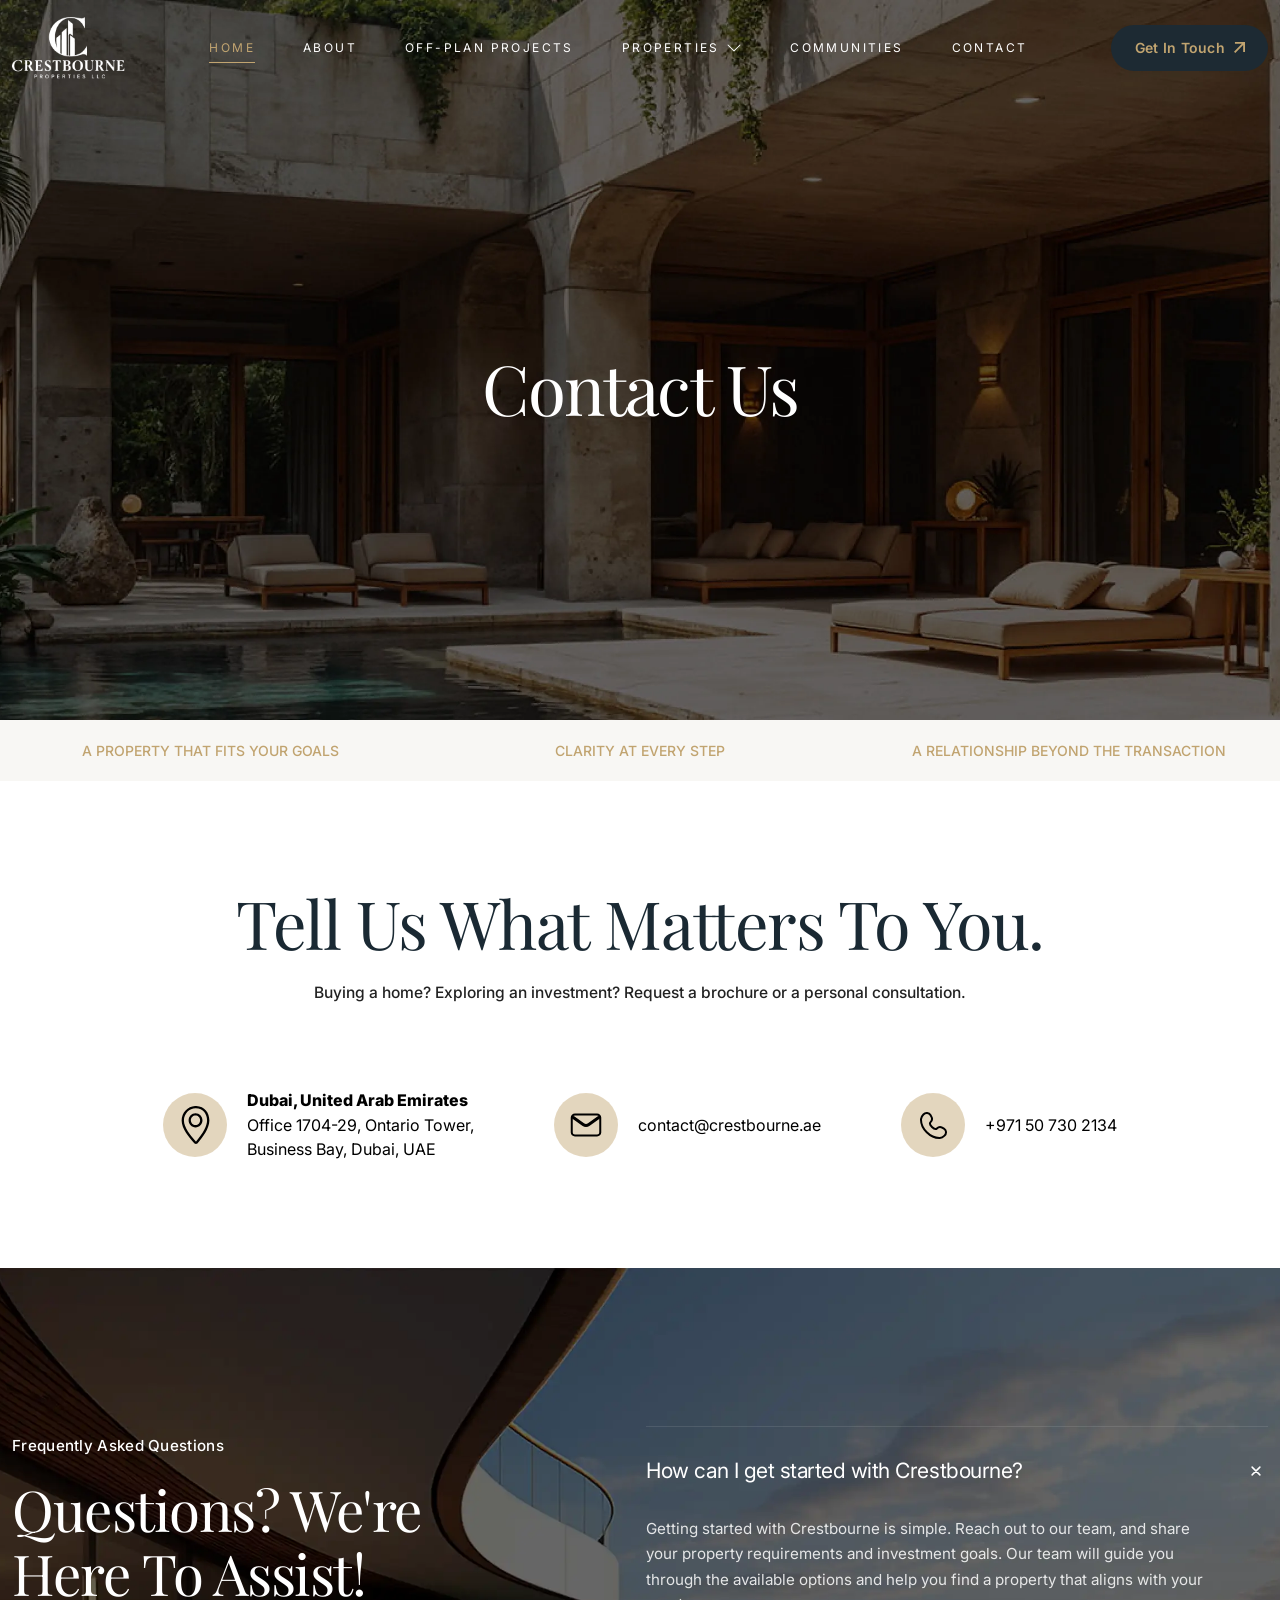
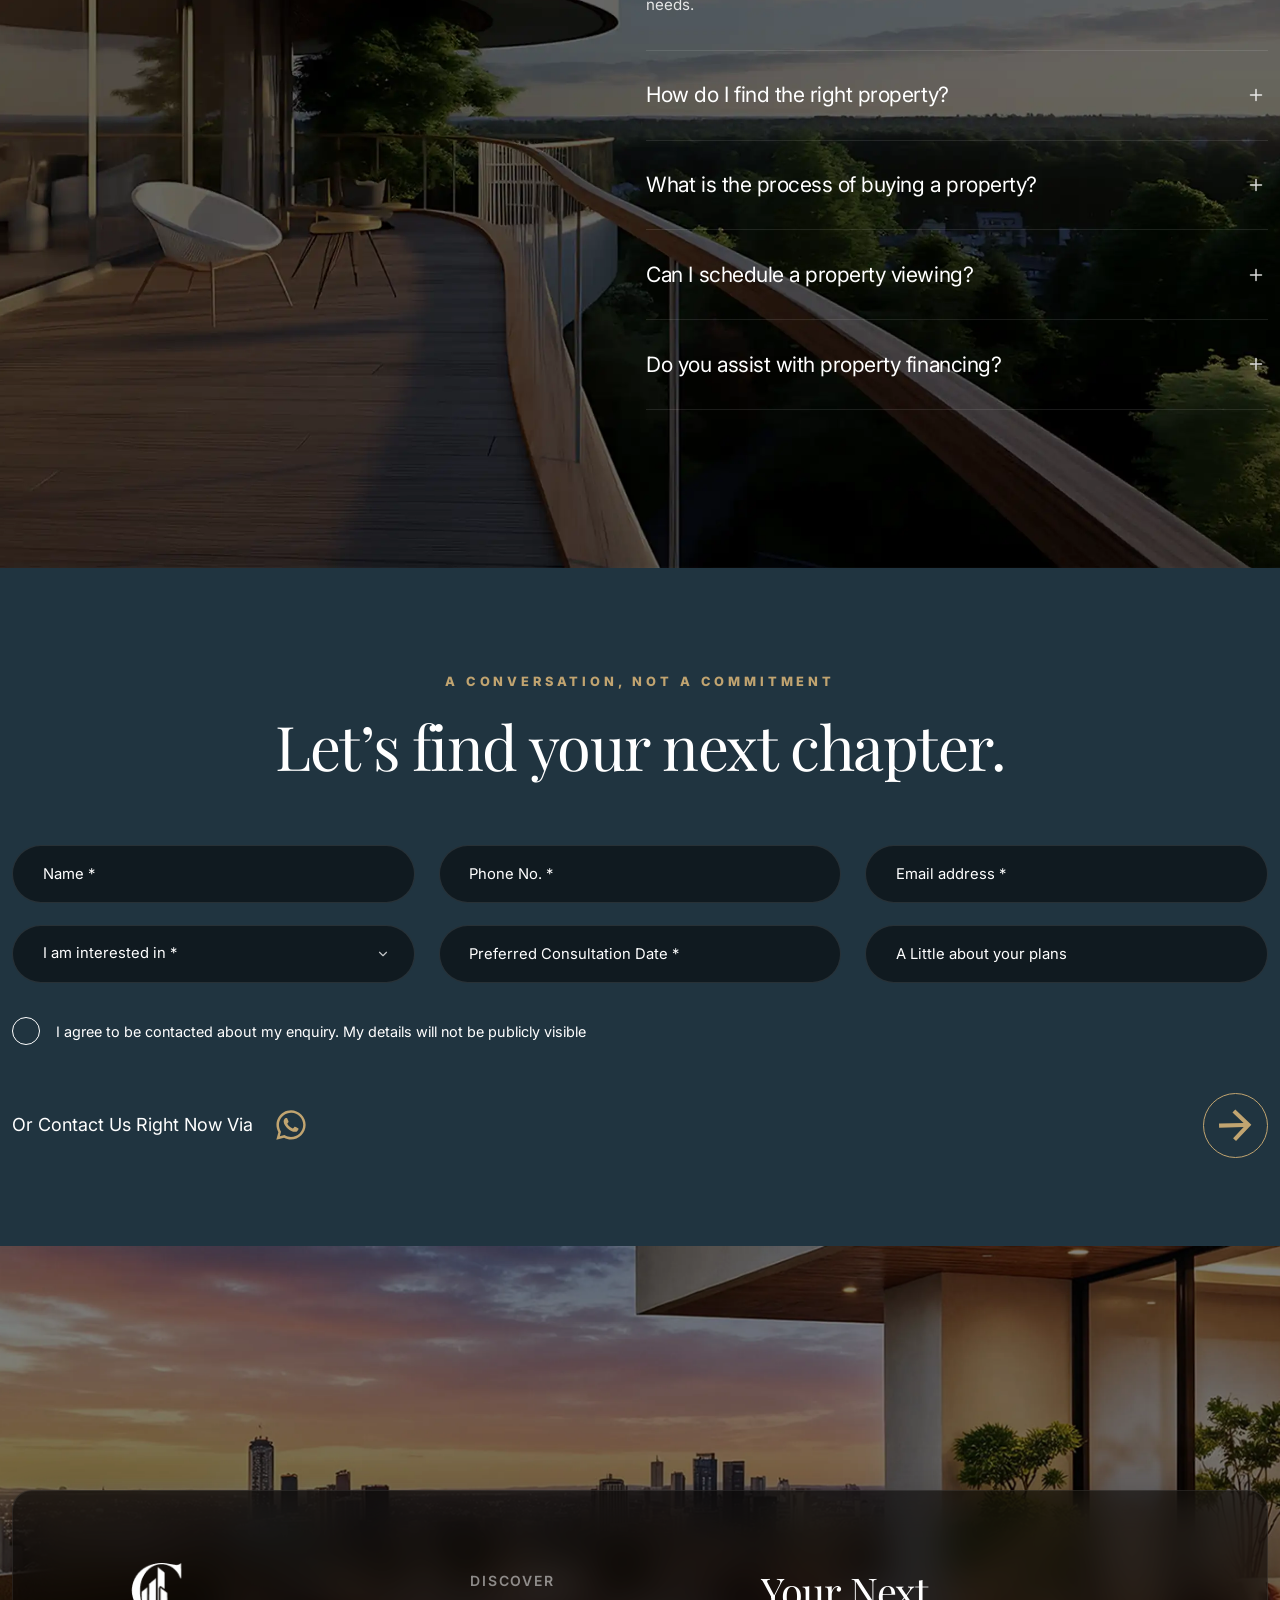
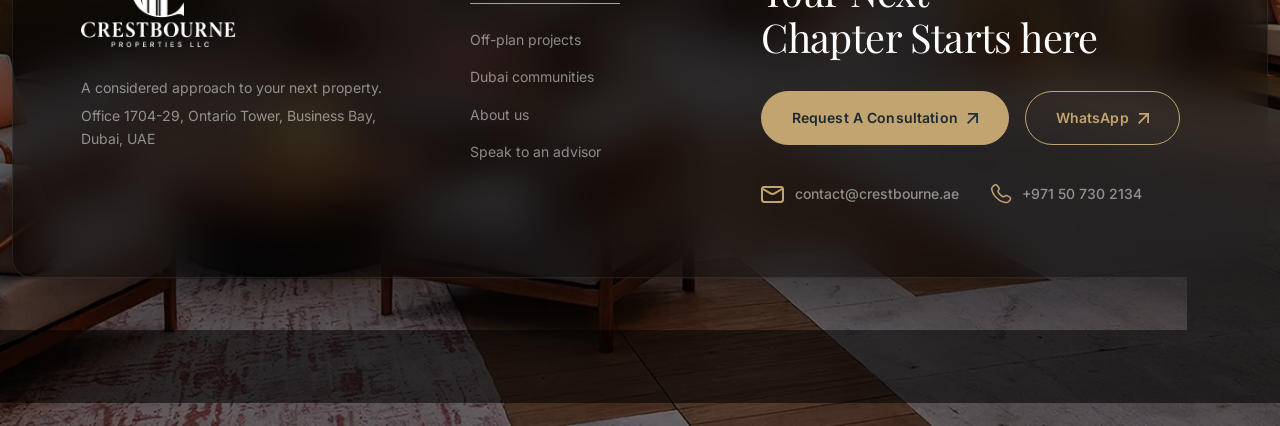
<file: contact.html>
<!DOCTYPE html>
<html lang="en">

<head>
    <meta charset="UTF-8" />
    <meta name="viewport" content="width=device-width, initial-scale=1.0" />
    <meta name="description"
        content="Crestbourne Properties LLC — Dubai Real Estate. Exceptional Places. Thoughtful Investments." />
    <title>Crestbourne Properties LLC | Dubai Real Estate</title>

    <!-- Google Fonts: Inter & Playfair Display -->
    <link rel="preconnect" href="https://fonts.googleapis.com" />
    <link rel="preconnect" href="https://fonts.gstatic.com" crossorigin />

    <link
        href="https://fonts.googleapis.com/css2?family=Inter:ital,opsz,wght@0,14..32,100..900;1,14..32,100..900&family=Playfair+Display:ital,wght@0,400..900;1,400..900&display=swap"
        rel="stylesheet">

    <link rel="stylesheet" href="assets/css/aos.css" />
    <!-- Bootstrap 5.3.3 CSS & Bootstrap Icons -->
    <link href="assets/css/bootstrap.min.css" rel="stylesheet" />
    <link rel="stylesheet" href="assets/css/owl.carousel.min.css" />
    <link rel="stylesheet" href=" assets/css/owl.theme.default.min.css" />
    <!-- Custom Modular CSS -->
    <link rel="stylesheet" href="assets/css/variables.css" />
    <link rel="stylesheet" href="assets/css/style.css" />
    <link rel="stylesheet" href="assets/css/components.css" />
    <link rel="stylesheet" href="assets/css/contact.css" />
</head>

<body class="page-home">

    <!-- =====================================================================
     SITE HEADER & NAVIGATION
====================================================================== -->
    <header class="site-header" id="siteHeader">
        <div class="container-xl site-header__container">
            <nav class="site-navigation" aria-label="Primary Navigation">

                <!-- Brand Logo -->
                <a href="index.html" class="site-header__logo" aria-label="Crestbourne Properties LLC Home"
                    data-aos="fade-down" data-aos-duration="700">
                    <img src="assets/images/logo/crestbourne-white-logo.webp" alt="Crestbourne Properties LLC"
                        class="site-header__logo-image" />
                </a>

                <!-- Mobile Menu Toggle -->
                <button class="site-navigation__toggle" type="button" id="mobileMenuToggle"
                    aria-controls="primaryNavMenu" aria-expanded="false" aria-label="Toggle navigation menu"
                    data-aos="fade-down" data-aos-duration="700" data-aos-delay="100">
                    <span class="site-navigation__toggle-line"></span>
                    <span class="site-navigation__toggle-line"></span>
                    <span class="site-navigation__toggle-line"></span>
                </button>

                <!-- Navigation Menu Wrapper (No data-aos on wrapper so mobile drawer translateX stays intact) -->
                <div class="site-navigation__menu" id="primaryNavMenu">
                    <ul class="site-navigation__list">
                        <li class="site-navigation__item" data-aos="fade-down" data-aos-duration="650"
                            data-aos-delay="50">
                            <a href="index.html" class="site-navigation__link site-navigation__link--active"
                                aria-current="page">Home</a>
                        </li>
                        <li class="site-navigation__item" data-aos="fade-down" data-aos-duration="650"
                            data-aos-delay="100">
                            <a href="#about" class="site-navigation__link">About</a>
                        </li>
                        <li class="site-navigation__item" data-aos="fade-down" data-aos-duration="650"
                            data-aos-delay="150">
                            <a href="#off-plan" class="site-navigation__link">Off-Plan Projects</a>
                        </li>

                        <!-- Properties Dropdown Item -->
                        <li class="site-navigation__item site-navigation__item--has-dropdown" data-dropdown
                            data-aos="fade-down" data-aos-duration="650" data-aos-delay="200">
                            <button type="button" class="site-navigation__link site-navigation__dropdown-trigger"
                                id="propertiesDropdownBtn" aria-expanded="false" aria-haspopup="true"
                                aria-controls="propertiesDropdownMenu">
                                <span>Properties</span>
                                <svg xmlns="http://www.w3.org/2000/svg" width="16" height="16" fill="currentColor"
                                    class="bi bi-chevron-down" viewBox="0 0 16 16">
                                    <path fill-rule="evenodd"
                                        d="M1.646 4.646a.5.5 0 0 1 .708 0L8 10.293l5.646-5.647a.5.5 0 0 1 .708.708l-6 6a.5.5 0 0 1-.708 0l-6-6a.5.5 0 0 1 0-.708" />
                                </svg>
                            </button>

                            <ul class="site-navigation__dropdown" id="propertiesDropdownMenu"
                                aria-labelledby="propertiesDropdownBtn">
                                <li class="site-navigation__dropdown-item">
                                    <a href="#buy-properties" class="site-navigation__dropdown-link">Buy Properties</a>
                                </li>
                                <li class="site-navigation__dropdown-item">
                                    <a href="#rent-properties" class="site-navigation__dropdown-link">Rent
                                        Properties</a>
                                </li>
                                <li class="site-navigation__dropdown-item">
                                    <a href="#luxury-villas" class="site-navigation__dropdown-link">Luxury Villas</a>
                                </li>
                                <li class="site-navigation__dropdown-item">
                                    <a href="#penthouses" class="site-navigation__dropdown-link">Waterfront
                                        Penthouses</a>
                                </li>
                                <li class="site-navigation__dropdown-item">
                                    <a href="#commercial" class="site-navigation__dropdown-link">Commercial Spaces</a>
                                </li>
                            </ul>
                        </li>

                        <li class="site-navigation__item" data-aos="fade-down" data-aos-duration="650"
                            data-aos-delay="250">
                            <a href="#communities" class="site-navigation__link">Communities</a>
                        </li>
                        <li class="site-navigation__item" data-aos="fade-down" data-aos-duration="650"
                            data-aos-delay="300">
                            <a href="#contact" class="site-navigation__link">Contact</a>
                        </li>
                    </ul>

                    <!-- Mobile-only CTA inside drawer -->
                    <div class="site-navigation__mobile-cta">
                        <a href="#contact" class="btn-crestbourne btn-crestbourne--pill">
                            <span>Get In Touch</span>
                            <svg width="11" height="11" viewBox="0 0 10 10" fill="none"
                                xmlns="http://www.w3.org/2000/svg">
                                <g clip-path="url(#clip0_2015_346_mobile)">
                                    <path
                                        d="M8.33167 2.83716L1.17882 10L0 8.82118L7.16284 1.66833H0.849151V0H10V9.15085H8.33167V2.83716Z"
                                        fill="#C1A470" />
                                </g>
                                <defs>
                                    <clipPath id="clip0_2015_346_mobile">
                                        <rect width="10" height="10" fill="white" />
                                    </clipPath>
                                </defs>
                            </svg>
                        </a>
                    </div>
                </div>

                <!-- Desktop Header CTA -->
                <div class="site-header__actions" data-aos="fade-down" data-aos-duration="700" data-aos-delay="350">
                    <a href="#contact" class="btn-crestbourne btn-crestbourne--pill">
                        <span>Get In Touch</span>
                        <svg width="11" height="11" viewBox="0 0 10 10" fill="none" xmlns="http://www.w3.org/2000/svg">
                            <g clip-path="url(#clip0_2015_346_desktop)">
                                <path
                                    d="M8.33167 2.83716L1.17882 10L0 8.82118L7.16284 1.66833H0.849151V0H10V9.15085H8.33167V2.83716Z"
                                    fill="#C1A470" />
                            </g>
                            <defs>
                                <clipPath id="clip0_2015_346_desktop">
                                    <rect width="10" height="10" fill="white" />
                                </clipPath>
                            </defs>
                        </svg>
                    </a>
                </div>

            </nav>
        </div>
    </header>
    <!-- =====================================================================
     SITE HEADER & NAVIGATION
====================================================================== -->


    <!-- =====================================================================
     PAGE HERO BANNER — CONTACT US
====================================================================== -->
    <style>
        .value-strip {
            background-color: #F8F7F4;
        }
    </style>
    <main id="mainContent">
        <section class="page-hero" aria-labelledby="pageHeroHeading">
            <!-- Full-Bleed Architectural Villa Background -->
            <div class="page-hero__backdrop" aria-hidden="true">
                <img src="assets/images/about/about-hero-bg.webp" alt="" class="page-hero__bg-image"
                    fetchpriority="high" />
                <div class="page-hero__overlay"></div>
            </div>

            <!-- Centered Editorial Title -->
            <div class="container-xl page-hero__container">
                <div class="page-hero__content">
                    <h1 class="page-hero__title" id="pageHeroHeading" data-aos="fade-up" data-aos-delay="250">
                        Contact Us
                    </h1>
                </div>
            </div>
        </section>
    </main>
    <!-- =====================================================================
     PAGE HERO BANNER — CONTACT US
====================================================================== -->

    <!-- =====================================================================
     VALUE PILLARS STRIP
====================================================================== -->
    <section class="value-strip" aria-label="Our Core Commitments">
        <div class="container-xl value-strip__container">
            <ul class="value-strip__list">
                <li class="value-strip__item" data-aos="fade-up" data-aos-delay="0">
                    <span class="value-strip__label">A Property That Fits Your Goals</span>
                </li>
                <li class="value-strip__item" data-aos="fade-up" data-aos-delay="150">
                    <span class="value-strip__label">Clarity At Every Step</span>
                </li>
                <li class="value-strip__item" data-aos="fade-up" data-aos-delay="300">
                    <span class="value-strip__label">A Relationship Beyond The Transaction</span>
                </li>
            </ul>
        </div>
    </section>
    <!-- =====================================================================
     VALUE PILLARS STRIP
====================================================================== -->

    <!-- =====================================================================
     CONTACT INTO
====================================================================== -->
    <section class="contact-intro" aria-labelledby="contactIntroHeading">
        <div class="container-xl contact-intro__container">

            <!-- Centered Editorial Header (Matches homepage 0 / 120 AOS cascade) -->
            <header class="contact-intro__header">
                <h1 class="contact-intro__title" id="contactIntroHeading" data-aos="fade-up" data-aos-delay="0">
                    Tell Us What Matters To You.
                </h1>
                <p class="contact-intro__subtitle" data-aos="fade-up" data-aos-delay="120">
                    Buying a home? Exploring an investment? Request a brochure or a personal consultation.
                </p>
            </header>

            <!-- 3-Column Contact Methods Row (Matches homepage 150 / 300 / 450 3-item cascade) -->
            <div class="contact-intro__grid">

                <!-- Column 1: Dubai Office Location -->
                <div class="contact-intro__item" data-aos="fade-up" data-aos-delay="150">
                    <span class="contact-intro__icon-circle" aria-hidden="true">
                        <svg width="37" height="38" viewBox="0 0 37 38" fill="none" xmlns="http://www.w3.org/2000/svg">
                            <g clip-path="url(#clip0_44_189)">
                                <path
                                    d="M18.6318 -0.0130615C11.048 -0.0130615 4.625 6.6215 4.625 14.4792C4.625 22.7086 12.0701 31.1244 17.0778 37.0393C17.0975 37.0631 17.9068 37.9857 18.9035 37.9857H18.9914C19.9892 37.9857 20.7928 37.0631 20.8125 37.0393C25.5115 31.4913 32.375 22.3416 32.375 14.4792C32.375 6.62031 27.365 -0.0130615 18.6318 -0.0130615ZM19.0955 35.4457C19.055 35.4872 18.996 35.5336 18.944 35.5727C18.8908 35.5347 18.833 35.4872 18.7902 35.4457L18.1855 34.7308C13.4379 29.1377 6.93634 21.4771 6.93634 14.478C6.93634 7.90875 12.2921 2.35956 18.6307 2.35956C26.5267 2.35956 30.0613 8.4455 30.0613 14.478C30.0613 19.7909 26.3717 26.847 19.0955 35.4457ZM18.5405 7.17725C14.7098 7.17725 11.603 10.3669 11.603 14.3022C11.603 18.2376 14.7098 21.4272 18.5405 21.4272C22.3711 21.4272 25.478 18.2364 25.478 14.3022C25.478 10.3681 22.3723 7.17725 18.5405 7.17725ZM18.5405 19.0522C15.9898 19.0522 13.8623 16.8696 13.8623 14.25C13.8623 11.6304 15.9366 9.5 18.4873 9.5C21.0391 9.5 23.1123 11.6304 23.1123 14.25C23.1134 16.8696 21.0923 19.0522 18.5405 19.0522Z"
                                    fill="currentColor" />
                            </g>
                            <defs>
                                <clipPath id="clip0_44_189">
                                    <rect width="37" height="38" fill="white" />
                                </clipPath>
                            </defs>
                        </svg>

                    </span>
                    <div class="contact-intro__details">
                        <strong class="contact-intro__label">Dubai, United Arab Emirates</strong>
                        <address class="contact-intro__address">
                            Office 1704-29, Ontario Tower,<br>
                            Business Bay, Dubai, UAE
                        </address>
                    </div>
                </div>

                <!-- Column 2: Direct Email -->
                <div class="contact-intro__item" data-aos="fade-up" data-aos-delay="300">
                    <a href="mailto:contact@crestbourne.ae" class="contact-intro__link">
                        <span class="contact-intro__icon-circle" aria-hidden="true">
                            <svg width="38" height="36" viewBox="0 0 38 36" fill="none" stroke="currentColor"
                                xmlns="http://www.w3.org/2000/svg">
                                <path
                                    d="M6.33325 10.5001L16.1499 17.475C17.8389 18.675 20.161 18.675 21.8499 17.475L31.6666 10.5"
                                    stroke-width="3" stroke-linecap="round" stroke-linejoin="round" />
                                <path
                                    d="M7.91667 7.5H30.0833C31.8322 7.5 33.25 8.84315 33.25 10.5V25.5C33.25 27.1569 31.8322 28.5 30.0833 28.5H7.91667C6.16776 28.5 4.75 27.1569 4.75 25.5V10.5C4.75 8.84315 6.16776 7.5 7.91667 7.5Z"
                                    stroke-width="2" stroke-linecap="round" />
                            </svg>

                        </span>
                        <span class="contact-intro__value">contact@crestbourne.ae</span>
                    </a>
                </div>

                <!-- Column 3: Direct Phone -->
                <div class="contact-intro__item" data-aos="fade-up" data-aos-delay="450">
                    <a href="tel:+971507302134" class="contact-intro__link">
                        <span class="contact-intro__icon-circle" aria-hidden="true">
                            <svg width="27" height="27" viewBox="0 0 27 27" fill="none" stroke="currentColor"
                                xmlns="http://www.w3.org/2000/svg">
                                <path
                                    d="M10.4337 3.05451L11.4478 4.87159C12.363 6.51141 11.9956 8.66257 10.5542 10.1039C10.5542 10.1039 8.80606 11.8524 11.9758 15.0222C15.1445 18.191 16.8941 16.4438 16.8941 16.4438C18.3355 15.0024 20.4866 14.635 22.1264 15.5502L23.9434 16.5643C26.4197 17.9462 26.712 21.4187 24.5356 23.5952C23.2278 24.903 21.6256 25.9207 19.8545 25.9877C16.8731 26.1009 11.8098 25.3463 6.73078 20.2672C1.65177 15.1882 0.897206 10.1249 1.01024 7.14345C1.07738 5.37237 2.095 3.77023 3.40283 2.46241C5.57931 0.285922 9.05183 0.57836 10.4337 3.05451Z"
                                    stroke-width="2" />
                            </svg>

                        </span>
                        <span class="contact-intro__value">+971 50 730 2134</span>
                    </a>
                </div>

            </div>
        </div>
    </section>
    <!-- =====================================================================
     CONTACT INTO
====================================================================== -->


    <!-- =====================================================================
     FAQ SECTION
====================================================================== -->

    <!-- Hidden Reusable SVG Icon Symbol (Referenced via <use> in each FAQ item) -->
    <svg aria-hidden="true" style="position: absolute; width: 0; height: 0; overflow: hidden;">
        <defs>
            <symbol id="icon-faq-plus" viewBox="0 0 16 16">
                <path d="M8 2.5V13.5M2.5 8H13.5" stroke="currentColor" stroke-width="1.5" stroke-linecap="round" />
            </symbol>
        </defs>
    </svg>

    <section class="faq-section" id="faq" aria-labelledby="faqHeading">
        <!-- Full-Bleed Twilight Balcony Background & Overlay -->
        <div class="faq-section__backdrop" aria-hidden="true">
            <img src="assets/images/contact/faq-bg.webp" alt="" class="faq-section__bg-image" loading="lazy" />
            <div class="faq-section__overlay"></div>
        </div>

        <div class="container-xl faq-section__container">
            <div class="faq-section__grid">

                <!-- Left Column: Eyebrow & Large Editorial Headline -->
                <div class="faq-section__left">
                    <p class="faq-section__eyebrow" data-aos="fade-up" data-aos-delay="0">
                        Frequently Asked Questions
                    </p>
                    <h2 class="faq-section__title" id="faqHeading" data-aos="fade-up" data-aos-delay="120">
                        Questions? We're <br class="d-none d-md-none d-lg-block d-xl-block" /> Here To Assist!
                    </h2>
                </div>

                <!-- Right Column: Interactive Expandable Accordion -->
                <div class="faq-section__right">
                    <div class="faq-accordion" id="crestbourneFaq">

                        <!-- Item 1 (Open by Default) -->
                        <article class="faq-item faq-item--open" data-aos="fade-up" data-aos-delay="150">
                            <h3 class="faq-item__heading">
                                <button type="button" class="faq-item__trigger" aria-expanded="true"
                                    aria-controls="faqPanel1" id="faqBtn1">
                                    <span class="faq-item__question">How can I get started with Crestbourne?</span>
                                    <span class="faq-item__icon" aria-hidden="true">
                                        <svg width="16" height="16">
                                            <use href="#icon-faq-plus"></use>
                                        </svg>
                                    </span>
                                </button>
                            </h3>
                            <div class="faq-item__collapse" id="faqPanel1" role="region" aria-labelledby="faqBtn1">
                                <div class="faq-item__body">
                                    <p class="faq-item__answer">
                                        Getting started with Crestbourne is simple. Reach out to our team, and share
                                        your property requirements and investment goals. Our team will guide you through
                                        the available options and help you find a property that aligns with your needs.
                                    </p>
                                </div>
                            </div>
                        </article>

                        <!-- Item 2 -->
                        <article class="faq-item" data-aos="fade-up" data-aos-delay="225">
                            <h3 class="faq-item__heading">
                                <button type="button" class="faq-item__trigger" aria-expanded="false"
                                    aria-controls="faqPanel2" id="faqBtn2">
                                    <span class="faq-item__question">How do I find the right property?</span>
                                    <span class="faq-item__icon" aria-hidden="true">
                                        <svg width="16" height="16">
                                            <use href="#icon-faq-plus"></use>
                                        </svg>
                                    </span>
                                </button>
                            </h3>
                            <div class="faq-item__collapse" id="faqPanel2" role="region" aria-labelledby="faqBtn2">
                                <div class="faq-item__body">
                                    <p class="faq-item__answer">
                                        We begin with a focused consultation to understand your budget, preferred Dubai
                                        communities, and lifestyle or yield objectives—curating a tailored shortlist of
                                        off-plan and ready residences for side-by-side comparison.
                                    </p>
                                </div>
                            </div>
                        </article>

                        <!-- Item 3 -->
                        <article class="faq-item" data-aos="fade-up" data-aos-delay="300">
                            <h3 class="faq-item__heading">
                                <button type="button" class="faq-item__trigger" aria-expanded="false"
                                    aria-controls="faqPanel3" id="faqBtn3">
                                    <span class="faq-item__question">What is the process of buying a property?</span>
                                    <span class="faq-item__icon" aria-hidden="true">
                                        <svg width="16" height="16">
                                            <use href="#icon-faq-plus"></use>
                                        </svg>
                                    </span>
                                </button>
                            </h3>
                            <div class="faq-item__collapse" id="faqPanel3" role="region" aria-labelledby="faqBtn3">
                                <div class="faq-item__body">
                                    <p class="faq-item__answer">
                                        Once you select a unit, we guide you through reservation booking, reviewing the
                                        Sales and Purchase Agreement (SPA), completing Oqood or Dubai Land Department
                                        (DLD) registration, and tracking construction or handover milestones.
                                    </p>
                                </div>
                            </div>
                        </article>

                        <!-- Item 4 -->
                        <article class="faq-item" data-aos="fade-up" data-aos-delay="375">
                            <h3 class="faq-item__heading">
                                <button type="button" class="faq-item__trigger" aria-expanded="false"
                                    aria-controls="faqPanel4" id="faqBtn4">
                                    <span class="faq-item__question">Can I schedule a property viewing?</span>
                                    <span class="faq-item__icon" aria-hidden="true">
                                        <svg width="16" height="16">
                                            <use href="#icon-faq-plus"></use>
                                        </svg>
                                    </span>
                                </button>
                            </h3>
                            <div class="faq-item__collapse" id="faqPanel4" role="region" aria-labelledby="faqBtn4">
                                <div class="faq-item__body">
                                    <p class="faq-item__answer">
                                        Yes. We arrange private in-person tours of show apartments, developer sales
                                        galleries, and ready communities—or live virtual walkthroughs if you are
                                        exploring opportunities from overseas.
                                    </p>
                                </div>
                            </div>
                        </article>

                        <!-- Item 5 -->
                        <article class="faq-item" data-aos="fade-up" data-aos-delay="450">
                            <h3 class="faq-item__heading">
                                <button type="button" class="faq-item__trigger" aria-expanded="false"
                                    aria-controls="faqPanel5" id="faqBtn5">
                                    <span class="faq-item__question">Do you assist with property financing?</span>
                                    <span class="faq-item__icon" aria-hidden="true">
                                        <svg width="16" height="16">
                                            <use href="#icon-faq-plus"></use>
                                        </svg>
                                    </span>
                                </button>
                            </h3>
                            <div class="faq-item__collapse" id="faqPanel5" role="region" aria-labelledby="faqBtn5">
                                <div class="faq-item__body">
                                    <p class="faq-item__answer">
                                        We help you compare developer post-handover payment plans and connect you with
                                        licensed UAE mortgage advisors so you can evaluate pre-approval options and
                                        financing terms with clarity.
                                    </p>
                                </div>
                            </div>
                        </article>

                    </div>
                </div>

            </div>
        </div>
    </section>
    <!-- =====================================================================
     FAQ SECTION
====================================================================== -->

    <!-- =====================================================================
     ENQUIRY SECTION
====================================================================== -->

    <section class="chapter-enquiry" id="enquiry" aria-labelledby="chapterEnquiryHeading">
        <div class="container-xl chapter-enquiry__container">

            <!-- Centered Editorial Header (Matches homepage 0 / 120 AOS cascade) -->
            <header class="chapter-enquiry__header">
                <p class="chapter-enquiry__eyebrow" data-aos="fade-up" data-aos-delay="0">
                    A CONVERSATION, NOT A COMMITMENT
                </p>
                <h2 class="chapter-enquiry__title" id="chapterEnquiryHeading" data-aos="fade-up" data-aos-delay="120">
                    Let’s find your next chapter.
                </h2>
            </header>

            <!-- 2x3 Dark Pill Form Grid -->
            <form class="chapter-enquiry__form" action="#" method="post">
                <div class="chapter-enquiry__grid">

                    <!-- Row 1, Col 1: Name -->
                    <div class="chapter-enquiry__field" data-aos="fade-up" data-aos-delay="180">
                        <label for="enquiryName" class="visually-hidden">Name</label>
                        <input type="text" id="enquiryName" name="fullname" class="chapter-enquiry__input"
                            placeholder="Name *" required />
                    </div>

                    <!-- Row 1, Col 2: Phone No. -->
                    <div class="chapter-enquiry__field" data-aos="fade-up" data-aos-delay="280">
                        <label for="enquiryPhone" class="visually-hidden">Phone Number</label>
                        <input type="tel" id="enquiryPhone" name="smart_phone_field-513" class="chapter-enquiry__input"
                            placeholder="Phone No. *" required />
                    </div>

                    <!-- Row 1, Col 3: Email Address -->
                    <div class="chapter-enquiry__field" data-aos="fade-up" data-aos-delay="380">
                        <label for="enquiryEmail" class="visually-hidden">Email Address</label>
                        <input type="email" id="enquiryEmail" name="email-add" class="chapter-enquiry__input"
                            placeholder="Email address *" required />
                    </div>

                    <!-- Row 2, Col 1: I am interested in -->
                    <div class="chapter-enquiry__field chapter-enquiry__field--select" data-aos="fade-up"
                        data-aos-delay="480">
                        <label for="enquiryInterest" class="visually-hidden">I am interested in</label>
                        <select id="enquiryInterest" name="interested_in"
                            class="chapter-enquiry__input chapter-enquiry__select" required>
                            <option value="" disabled selected>I am interested in *</option>
                            <option value="Off-Plan Projects">Off-Plan Projects</option>
                            <option value="Buy a Property">Buy a Property</option>
                            <option value="Rent a Property">Rent a Property</option>
                            <option value="Investment Consultation">Investment Consultation</option>
                        </select>
                    </div>

                    <!-- Row 2, Col 2: Preferred Consultation Date -->
                    <div class="chapter-enquiry__field" data-aos="fade-up" data-aos-delay="580">
                        <label for="enquiryDate" class="visually-hidden">Preferred Consultation Date</label>
                        <input type="text" id="enquiryDate" name="consultation_date" class="chapter-enquiry__input"
                            placeholder="Preferred Consultation Date *" onfocus="(this.type='date')"
                            onblur="if(!this.value)this.type='text'" required />
                    </div>

                    <!-- Row 2, Col 3: A Little about your plans -->
                    <div class="chapter-enquiry__field" data-aos="fade-up" data-aos-delay="680">
                        <label for="enquiryPlans" class="visually-hidden">A Little about your plans</label>
                        <input type="text" id="enquiryPlans" name="message" class="chapter-enquiry__input"
                            placeholder="A Little about your plans" />
                    </div>

                </div>

                <!-- Circular Consent Checkbox Row -->
                <div class="chapter-enquiry__consent" data-aos="fade-up" data-aos-delay="780">
                    <label class="chapter-enquiry__checkbox-label">
                        <input type="checkbox" name="enquiry_consent" class="chapter-enquiry__checkbox" required />
                        <span class="chapter-enquiry__checkbox-circle" aria-hidden="true"></span>
                        <span class="chapter-enquiry__checkbox-text">
                            I agree to be contacted about my enquiry. My details will not be publicly visible
                        </span>
                    </label>
                </div>

                <!-- Bottom Row: Left WhatsApp Prompt + Right Circular Gold Submit Arrow -->
                <div class="chapter-enquiry__footer" data-aos="fade-up" data-aos-delay="880">
                    <div class="chapter-enquiry__whatsapp">
                        <span class="chapter-enquiry__whatsapp-text">Or Contact Us Right Now Via</span>
                        <a href="https://wa.me/971507302134" target="_blank" rel="noopener noreferrer"
                            class="chapter-enquiry__whatsapp-link" aria-label="Contact us on WhatsApp">
                            <svg width="44" height="44" viewBox="0 0 44 44" fill="none"
                                xmlns="http://www.w3.org/2000/svg">
                                <path
                                    d="M32.2667 11.5864C30.9227 10.2324 29.3229 9.15905 27.5605 8.42885C25.7979 7.69865 23.9078 7.32619 22 7.3331C19.4497 7.3356 16.9446 8.00814 14.7358 9.28337C12.5271 10.5586 10.6922 12.3918 9.4148 14.5993C8.13744 16.8068 7.46252 19.3112 7.45757 21.8616C7.45264 24.4121 8.11788 26.919 9.38668 29.1315L7.33334 36.6665L15.0333 34.6498C17.1596 35.8327 19.5487 36.4631 21.9817 36.4831C25.8495 36.4833 29.5607 34.9556 32.3074 32.2327C35.0543 29.51 36.6144 25.8124 36.6483 21.9448C36.6355 20.0148 36.2417 18.1064 35.4899 16.3289C34.738 14.5514 33.6426 12.9398 32.2667 11.5864ZM22 33.9715C19.8325 33.9729 17.7045 33.3903 15.84 32.2848L15.4 32.0098L10.835 33.2198L12.045 28.7648L11.7517 28.3065C10.192 25.7887 9.60987 22.7863 10.1156 19.868C10.6214 16.9498 12.18 14.3184 14.496 12.4724C16.812 10.6263 19.7247 9.69381 22.6822 9.85153C25.6397 10.0092 28.4368 11.2462 30.5433 13.3281C32.846 15.5798 34.1642 18.6512 34.21 21.8715C34.181 25.0906 32.8818 28.168 30.595 30.4342C28.3085 32.7002 25.2193 33.9716 22 33.9715ZM28.6183 24.9148C28.2517 24.7315 26.4733 23.8515 26.1433 23.7415C25.8133 23.6315 25.5567 23.5581 25.3183 23.9248C24.9597 24.4163 24.574 24.8875 24.1633 25.3365C23.9617 25.5931 23.7417 25.6115 23.375 25.3365C21.2845 24.5104 19.5428 22.9887 18.4433 21.0281C18.0583 20.3865 18.81 20.4231 19.5067 19.0481C19.5582 18.9489 19.585 18.8389 19.585 18.7273C19.585 18.6156 19.5582 18.5056 19.5067 18.4065C19.5067 18.2231 18.6817 16.4264 18.3883 15.7114C18.095 14.9964 17.8017 15.1064 17.5633 15.0881H16.8483C16.6631 15.0909 16.4806 15.1333 16.313 15.2123C16.1454 15.2914 15.9967 15.4053 15.8767 15.5464C15.4653 15.9464 15.1445 16.43 14.9357 16.9644C14.727 17.4989 14.6353 18.0719 14.6667 18.6448C14.7816 20.0163 15.2981 21.3235 16.1517 22.4031C17.714 24.7421 19.8552 26.6368 22.3667 27.9031C23.6839 28.672 25.2148 28.9936 26.73 28.8198C27.2345 28.7197 27.7125 28.5145 28.1325 28.2175C28.5527 27.9207 28.9056 27.5387 29.1683 27.0965C29.4118 26.5567 29.4884 25.9567 29.3883 25.3731C29.2233 25.1898 28.985 25.0981 28.6183 24.9148Z"
                                    fill="#C1A470"></path>
                            </svg>
                        </a>
                    </div>

                    <button type="submit" class="chapter-enquiry__submit" aria-label="Submit enquiry">
                        <svg width="33" height="33" viewBox="0 0 30 29" fill="none" xmlns="http://www.w3.org/2000/svg">
                            <path
                                d="M22.4205 15.914L0.0883785 16.4521L1.64016e-05 12.7852L22.3321 12.2471L12.2503 2.63967L14.798 -4.0302e-07L29.4133 13.9275L15.485 28.5097L12.8131 25.9958L22.4205 15.914Z"
                                fill="#C1A470" />
                        </svg>
                    </button>
                </div>
            </form>

        </div>
    </section>
    <!-- =====================================================================
     ENQUIRY SECTION
====================================================================== -->



    <!-- =====================================================================
     SITE FOOTER
====================================================================== -->
    <footer class="site-footer" aria-labelledby="footerHeading">
        <!-- Full-Bleed Twilight Architectural Backdrop (Kept static so backdrop-filter blurs cleanly) -->
        <div class="site-footer__backdrop" aria-hidden="true">
            <img src="assets/images/Footer-background.webp" alt="" class="site-footer__bg-image" loading="lazy" />
            <div class="site-footer__overlay"></div>
        </div>

        <!-- Elevated Dark Glassmorphic Card -->
        <div class="container-xl site-footer__container mt-0 mt-md-4 mt-lg-5">
            <div class="site-footer__card mt-0 mt-md-4 mt-lg-5" data-aos="fade-up" data-aos-delay="100">
                <div class="row g-5 justify-content-between">

                    <!-- Column 1: Brand Logo & Office Address -->
                    <div class="col-12 col-lg-4">
                        <div class="site-footer__brand" data-aos="fade-up" data-aos-delay="220">
                            <a href="#top" class="site-footer__logo" aria-label="Crestbourne Properties LLC Home">
                                <img src="assets/images/logo/crestbourne-white-logo.webp"
                                    alt="Crestbourne Properties LLC" class="site-footer__logo-image" />
                            </a>

                            <p class="site-footer__tagline">
                                A considered approach to your next property.
                            </p>
                            <address class="site-footer__address">
                                Office 1704-29, Ontario Tower, Business Bay, <br
                                    class="d-none d-md-none d-lg-block d-xl-block" /> Dubai, UAE
                            </address>
                        </div>
                    </div>

                    <!-- Column 2: Discover Navigation -->
                    <div class="col-12 col-sm-6 col-lg-3">
                        <div class="site-footer__nav" data-aos="fade-up" data-aos-delay="320">
                            <h3 class="site-footer__nav-title">Discover</h3>
                            <ul class="site-footer__nav-list">
                                <li><a href="#off-plan" class="site-footer__nav-link">Off-plan projects</a></li>
                                <li><a href="#communities" class="site-footer__nav-link">Dubai communities</a></li>
                                <li><a href="#about" class="site-footer__nav-link">About us</a></li>
                                <li><a href="#contact" class="site-footer__nav-link">Speak to an advisor</a></li>
                            </ul>
                        </div>
                    </div>

                    <!-- Column 3: Editorial CTA & Direct Contact -->
                    <div class="col-12 col-lg-5">
                        <div class="site-footer__cta" data-aos="fade-up" data-aos-delay="420">
                            <h2 class="site-footer__heading" id="footerHeading">
                                Your Next <br class="d-none d-md-none d-lg-block d-xl-block" /> Chapter Starts here
                            </h2>

                            <div class="site-footer__actions">
                                <a href="#contact" class="site-footer__btn site-footer__btn--primary">
                                    <span>Request A Consultation</span>
                                    <svg width="11" height="11" viewBox="0 0 10 10" fill="none"
                                        xmlns="http://www.w3.org/2000/svg">
                                        <g clip-path="url(#clip0_5_250)">
                                            <path
                                                d="M8.33167 2.83716L1.17882 10L0 8.82118L7.16284 1.66833H0.849151V0H10V9.15085H8.33167V2.83716Z"
                                                fill="#203440" />
                                        </g>
                                        <defs>
                                            <clipPath id="clip0_5_250">
                                                <rect width="10" height="10" fill="white" />
                                            </clipPath>
                                        </defs>
                                    </svg>
                                </a>

                                <a href="https://wa.me/971507302134" target="_blank" rel="noopener noreferrer"
                                    class="site-footer__btn site-footer__btn--outline">
                                    <span>WhatsApp</span>
                                    <svg width="11" height="11" viewBox="0 0 10 10" fill="none"
                                        xmlns="http://www.w3.org/2000/svg">
                                        <g clip-path="url(#clip0_2046_361)">
                                            <path
                                                d="M8.33167 2.83716L1.17882 10L0 8.82118L7.16284 1.66833H0.849151V0H10V9.15085H8.33167V2.83716Z"
                                                fill="#C1A470" />
                                        </g>
                                        <defs>
                                            <clipPath id="clip0_2046_361">
                                                <rect width="10" height="10" fill="white" />
                                            </clipPath>
                                        </defs>
                                    </svg>
                                </a>
                            </div>

                            <div class="site-footer__contacts">
                                <a href="mailto:contact@crestbourne.ae" class="site-footer__contact-item">
                                    <svg width="23" height="17" viewBox="0 0 23 17" fill="none"
                                        xmlns="http://www.w3.org/2000/svg">
                                        <path
                                            d="M2 3.00005L9.3625 7.42857C10.6292 8.19048 12.3708 8.19048 13.6375 7.42857L21 3"
                                            stroke-width="2" stroke-linecap="round" stroke-linejoin="round"
                                            stroke="#C1A470" />
                                        <path
                                            d="M3.33333 1H19.6667C20.9553 1 22 1.95939 22 3.14286V13.8571C22 15.0406 20.9553 16 19.6667 16H3.33333C2.04467 16 1 15.0406 1 13.8571V3.14286C1 1.95939 2.04467 1 3.33333 1Z"
                                            stroke-width="2" stroke-linecap="round" stroke="#C1A470" />
                                    </svg>

                                    <span>contact@crestbourne.ae</span>
                                </a>

                                <a href="tel:+971507302134" class="site-footer__contact-item">
                                    <svg width="21" height="20" viewBox="0 0 21 20" fill="none"
                                        xmlns="http://www.w3.org/2000/svg">
                                        <path
                                            d="M13.937 13.1681L14.4115 12.6964L13.3097 11.5883L12.8354 12.0601L13.937 13.1681ZM16.0048 12.4988L17.9949 13.5806L18.7412 12.2079L16.7511 11.126L16.0048 12.4988ZM18.3781 15.7308L16.8983 17.2022L17.9999 18.3102L19.4797 16.8389L18.3781 15.7308ZM15.9966 17.6759C14.4863 17.8167 10.5788 17.6913 6.34815 13.4846L5.24645 14.5926C9.86318 19.1831 14.2572 19.4073 16.1416 19.2317L15.9966 17.6759ZM6.34815 13.4846C2.31547 9.47479 1.64746 6.10224 1.5643 4.63912L0.00432161 4.72777C0.108967 6.56926 0.936124 10.3068 5.24645 14.5926L6.34815 13.4846ZM7.78078 7.04678L8.07953 6.74971L6.97786 5.64172L6.6791 5.93878L7.78078 7.04678ZM8.31734 2.96303L7.00385 1.20845L5.75303 2.14485L7.06651 3.89944L8.31734 2.96303ZM2.58612 0.826555L0.951124 2.45227L2.05283 3.56027L3.68783 1.93456L2.58612 0.826555ZM7.22995 6.49278C6.6791 5.93878 6.67835 5.93952 6.6776 5.94027C6.67735 5.94052 6.6766 5.94128 6.67609 5.94179C6.67507 5.94283 6.67403 5.94387 6.67298 5.94494C6.67086 5.9471 6.66868 5.94934 6.66643 5.95167C6.66192 5.95635 6.65714 5.96141 6.65212 5.96687C6.64207 5.97777 6.63104 5.99025 6.61923 6.00435C6.59561 6.03252 6.56885 6.06722 6.54073 6.10873C6.48434 6.19195 6.4229 6.30198 6.37077 6.44036C6.26438 6.7227 6.20735 7.0949 6.27885 7.55578C6.41869 8.45712 7.03943 9.64771 8.62953 11.2288L9.7312 10.1207C8.24318 8.64114 7.8887 7.74072 7.82286 7.31624C7.79151 7.11423 7.82401 7.01481 7.83297 6.99126C7.83838 6.9767 7.84099 6.97521 7.83432 6.98516C7.83099 6.99002 7.82547 6.99764 7.81682 7.0079C7.81255 7.01303 7.80745 7.01885 7.80151 7.02533C7.79849 7.02857 7.79536 7.03197 7.79182 7.03554C7.79015 7.03734 7.78838 7.03916 7.78651 7.04103C7.78557 7.04197 7.78463 7.04292 7.7837 7.04388C7.78328 7.04436 7.78255 7.04509 7.78224 7.04533C7.78151 7.04605 7.78078 7.04678 7.22995 6.49278ZM8.62953 11.2288C10.2202 12.8103 11.4163 13.4258 12.3191 13.5644C12.7805 13.6351 13.1524 13.5786 13.4346 13.4735C13.573 13.422 13.6832 13.3613 13.7665 13.3054C13.8082 13.2775 13.843 13.2509 13.8712 13.2275C13.8854 13.2158 13.8979 13.2049 13.9088 13.1949C13.9143 13.1899 13.9194 13.1852 13.9241 13.1807C13.9265 13.1784 13.9287 13.1763 13.9309 13.1742C13.9319 13.1731 13.933 13.1721 13.934 13.171C13.9345 13.1705 13.9354 13.1698 13.9356 13.1696C13.9363 13.1689 13.937 13.1681 13.3862 12.6141C12.8354 12.0601 12.8361 12.0594 12.8368 12.0586C12.837 12.0584 12.8378 12.0577 12.8383 12.0572C12.8392 12.0563 12.8402 12.0553 12.8411 12.0544C12.8431 12.0526 12.8448 12.0508 12.8466 12.0491C12.8503 12.0456 12.8537 12.0425 12.8569 12.0395C12.8634 12.0336 12.8692 12.0285 12.8744 12.0244C12.8846 12.0158 12.8922 12.0104 12.8969 12.0072C12.9066 12.0007 12.9046 12.0036 12.8892 12.0094C12.8637 12.0189 12.7615 12.0515 12.5561 12.0199C12.1256 11.954 11.2188 11.5998 9.7312 10.1207L8.62953 11.2288ZM7.00385 1.20845C5.94207 -0.209872 3.85418 -0.434299 2.58612 0.826555L3.68783 1.93456C4.24166 1.38386 5.22529 1.43991 5.75303 2.14485L7.00385 1.20845ZM1.5643 4.63912C1.54381 4.27859 1.70917 3.90198 2.05283 3.56027L0.951124 2.45227C0.391415 3.00881 -0.0486055 3.79662 0.00432161 4.72777L1.5643 4.63912ZM16.8983 17.2022C16.612 17.4869 16.3052 17.6472 15.9966 17.6759L16.1416 19.2317C16.9068 19.1603 17.5338 18.7738 17.9999 18.3102L16.8983 17.2022ZM8.07953 6.74971C9.10505 5.73 9.1813 4.11709 8.31734 2.96303L7.06651 3.89944C7.48682 4.46088 7.42432 5.19779 6.97786 5.64172L8.07953 6.74971ZM17.9949 13.5806C18.8468 14.0438 18.9795 15.1327 18.3781 15.7308L19.4797 16.8389C20.8759 15.4506 20.4454 13.1343 18.7412 12.2079L17.9949 13.5806ZM14.4115 12.6964C14.8115 12.2986 15.4554 12.2001 16.0048 12.4988L16.7511 11.126C15.6223 10.5124 14.2215 10.6819 13.3097 11.5883L14.4115 12.6964Z"
                                            fill="#C1A470" />
                                    </svg>

                                    <span>+971 50 730 2134</span>
                                </a>
                            </div>
                        </div>
                    </div>

                </div>
            </div>
        </div>
    </footer>


    <!-- =====================================================================
     SITE FOOTER
====================================================================== -->


    <!-- =====================================================================
     REAL ESTATE NEEDS / OWL CAROUSEL SECTION
====================================================================== -->

    <!-- jQuery & Owl Carousel 2.3.4 JS -->
    <script src="assets/js/jquery.min.js"></script>
    <script src="assets/js/owl.carousel.min.js"></script>

    <!-- Bootstrap 5.3.3 Bundle JS -->
    <script src="assets/js/bootstrap.bundle.min.js"></script>

    <!-- Custom Vanilla JS -->
    <script src="assets/js/main.js"></script>
    <script src="assets/js/aos.js"></script>

    <script>
        /* ------------------------------------------------------------------------
           FAQ Section — Click-to-Expand Accordion
        ------------------------------------------------------------------------ */
        document.addEventListener('DOMContentLoaded', () => {
            const faqContainer = document.getElementById('crestbourneFaq');
            if (!faqContainer) return;

            const items = faqContainer.querySelectorAll('.faq-item');

            items.forEach((item) => {
                const trigger = item.querySelector('.faq-item__trigger');
                if (!trigger) return;

                trigger.addEventListener('click', () => {
                    const isOpen = item.classList.contains('faq-item--open');

                    // Close all other open items for clean single-open accordion behavior
                    items.forEach((otherItem) => {
                        otherItem.classList.remove('faq-item--open');
                        const otherTrigger = otherItem.querySelector('.faq-item__trigger');
                        if (otherTrigger) {
                            otherTrigger.setAttribute('aria-expanded', 'false');
                        }
                    });

                    // Toggle clicked item
                    if (!isOpen) {
                        item.classList.add('faq-item--open');
                        trigger.setAttribute('aria-expanded', 'true');
                    }
                });
            });
        });
    </script>
    <script>
        /* ------------------------------------------------------------------------
      10. AOS (Animate On Scroll) — Smooth Luxury Preset
   ------------------------------------------------------------------------ */

        if (window.AOS) {
            AOS.init({
                duration: 1200,          // Longer, silkier 1.4s glide across all sections
                easing: 'ease-out-sine', // Gentle, continuous deceleration without a snap
                once: true,
                offset: 100,              // Starts rising smoothly as soon as it enters view
                anchorPlacement: 'top-bottom',
                disable: false
            });
        }
    </script>

</body>

</html>
</file>
<file: assets/css/variables.css>
/* ==========================================================================
   DESIGN TOKENS & CSS CUSTOM PROPERTIES
   ========================================================================== */

:root {
  /* Brand Color Palette */
  --color-primary: #C1A470;
  --color-primary-hover: #D2B785;
  --color-dark: #1A2933;
  --color-secondary: #203440;
  --color-white: #FFFFFF;
  --color-text: #1D2A33;

  /* Translucent Surfaces & Borders */
  --color-white-muted: rgba(255, 255, 255, 0.85);
  --color-white-subtle: rgba(255, 255, 255, 0.16);
  --color-dark-glass: rgba(26, 41, 51, 0.86);
  --color-secondary-glass: rgba(32, 52, 64, 0.78);
  --color-primary-tint: rgba(193, 164, 112, 0.15);

  /* Typography */
  --font-primary: 'Inter', -apple-system, BlinkMacSystemFont, 'Segoe UI', Roboto, sans-serif;
  --font-secondary: 'Playfair Display', Georgia, 'Times New Roman', serif;

  /* Font Weights */
  --fw-regular: 400;
  --fw-medium: 500;
  --fw-semibold: 600;
  --fw-bold: 800;

  /* Layout & Spacing */
  --container-width: 1440px;
  --header-height: 96px;
  --radius-pill: 9999px;
  --radius-md: 12px;

  /* Transitions & Elevation */
  --transition-base: 0.3s ease;
  --transition-smooth: 0.4s cubic-bezier(0.16, 1, 0.3, 1);
  --shadow-dropdown: 0 20px 45px rgba(26, 41, 51, 0.35);
}
</file>
<file: assets/css/style.css>
/* ==========================================================================
   GLOBAL BASE STYLES & TYPOGRAPHY
   ========================================================================== */

*,
*::before,
*::after {
  box-sizing: border-box;
}

html {
  scroll-behavior: smooth;
  font-size: 16px;
}

body {
  margin: 0;
  font-family: var(--font-primary);
  font-weight: var(--fw-regular);
  color: var(--color-text);
  background-color: var(--color-dark);
  line-height: 1.6;
  overflow-x: hidden;
  -webkit-font-smoothing: antialiased;
  -moz-osx-font-smoothing: grayscale;
}

img,
svg,
video {
  display: block;
  max-width: 100%;
}

a {
  color: inherit;
  text-decoration: none;
  transition: color var(--transition-base);
}

button {
  font-family: inherit;
  cursor: pointer;
}

/* Reusable Typography Utilities */
.heading-editorial {
  font-family: var(--font-secondary);
  font-weight: var(--fw-regular);
  line-height: 1.08;
  letter-spacing: -0.015em;
}

.eyebrow-label {
  font-family: var(--font-primary);
  font-size: 0.78rem;
  font-weight: var(--fw-medium);
  letter-spacing: 0.24em;
  text-transform: uppercase;
}

/* Focus Accessibility */
:focus-visible {
  outline: 2px solid var(--color-primary);
  outline-offset: 3px;
}
</file>
<file: assets/css/about.css>
/* ==========================================================================
   SUBPAGE HERO BANNER (.page-hero)
   ========================================================================== */

.page-hero {
  position: relative;
  min-height: clamp(460px, 80vh, 800px);
  display: flex;
  align-items: center;
  justify-content: center;
  padding: 9.5rem 0 6rem;
  background-color: var(--color-dark);
  color: var(--color-white);
  overflow: hidden;
}

.page-hero__backdrop {
  position: absolute;
  inset: 0;
  z-index: 1;
}

.page-hero__bg-image {
  width: 100%;
  height: 100%;
  object-fit: cover;
  object-position: center;
}

.page-hero__overlay {
  position: absolute;
  inset: 0;
  /* background: linear-gradient(
    180deg,
    rgba(13, 18, 22, 0.56) 0%,
    rgba(13, 18, 22, 0.34) 48%,
    rgba(13, 18, 22, 0.52) 100%
  ); */
}

.page-hero__container {
  position: relative;
  z-index: 2;
  width: 100%;
  max-width: var(--container-width);
}

.page-hero__content {
  text-align: center;
}

.page-hero__title {
  margin: 0;
  font-family: var(--font-secondary);
  font-size: clamp(2.85rem, 5.4vw, 4.75rem);
  font-weight: var(--fw-regular);
  line-height: 1.15;
  letter-spacing: -1.92px;
  color: var(--color-white);
}

@media (max-width: 991.98px) {
  .page-hero {
    min-height: 420px;
    padding: 8rem 0 4.5rem;
  }
}

@media (max-width: 575.98px) {
  .page-hero {
    min-height: 360px;
    padding: 7rem 0 3.75rem;
  }
}

/* ==========================================================================
   SUBPAGE HERO BANNER (.page-hero)
   ========================================================================== */


/* ==========================================================================
   GUIDANCE SECTION ("GUIDANCE BUILT AROUND YOU.")
   ========================================================================== */

.guidance-section {
  position: relative;
  padding: 6.5rem 0;
  background-color: var(--color-white);
  color: var(--color-text);
  overflow: hidden;
}

.guidance-section__container {
  max-width: var(--container-width);
}

.guidance-section__grid {
  display: grid;
  grid-template-columns: 1.05fr 0.95fr;
  align-items: center;
  gap: 4.5rem;
}

.guidance-section__media {
  width: 100%;
  display: flex;
  align-items: center;
  justify-content: center;
}

.guidance-section__image {
  width: 100%;
  max-width: 620px;
  height: auto;
  display: block;
  object-fit: contain;
  mix-blend-mode: multiply;
}

.guidance-section__content {
  position: relative;
  display: flex;
  flex-direction: column;
  align-items: flex-start;
  padding-top: 2rem;
  padding-bottom: 5.5rem;
}

.guidance-section__eyebrow {
  margin: 0 0 1.15rem;
  font-family: var(--font-primary);
  font-size: clamp(0.75rem, 1.5vw, 0.875rem);
  font-weight: var(--fw-medium);
  text-transform: uppercase;
  color: var(--color-primary);
}

.guidance-section__title {
  margin: 0 0 1.5rem;
  font-family: var(--font-secondary);
  font-size: clamp(2.15rem, 4.5vw, 4.5rem);
  font-weight: var(--fw-regular);
  line-height: 1.15;
  letter-spacing: -1.44px;
  color: var(--color-secondary);
}

.guidance-section__description {
  margin: 0;
  max-width: 21.5rem;
  font-family: var(--font-primary);
  font-size: clamp(0.875rem, 1.5vw, 1rem);
  font-weight: var(--fw-medium);
  line-height: 1.72;
  color: var(--color-text);
}

/* ==========================================================================
   CIRCULAR "SPEAK TO AN ADVISOR" BADGE (220x220 FIGMA SVG + GOLD VARIANT)
   ========================================================================== */

.advisor-badge {
  position: absolute;
  right: max(2.25rem, calc((100vw - var(--container-width)) / 2 + 1rem));
  bottom: 2.25rem;
  z-index: 3;
  width: 200px;
  height: 200px;
  border: none;
  display: flex;
  align-items: center;
  justify-content: center;
  overflow: visible;
  transition: transform var(--transition-base);
}

.advisor-badge:hover svg.advisor-badge__figma-svg {
  transform: scale(1.04);
  transition: transform var(--transition-base);
}

.advisor-badge__figma-svg {
  display: block;
  width: 100%;
  height: 100%;
  overflow: visible;
  transition: transform var(--transition-base);
}

/* Rotates ONLY the curved text ring around the exact center (110, 110) of the 220x220 SVG */
.advisor-badge__ring {
  transform-origin: 110px 110px;
  transform-box: view-box;
  animation: advisorSpin 20s linear infinite;
  will-change: transform;
}

.advisor-badge:hover .advisor-badge__ring {
  animation-play-state: paused;
}

.advisor-badge__text {
  font-family: var(--font-primary);
  text-transform: uppercase;
}

.advisor-badge__center {
  transform-origin: 110px 110px;
  transform-box: view-box;
  transition: transform var(--transition-base);
}

.advisor-badge:hover .advisor-badge__center {
  transform: translate(3px, -3px);
}

/* Gold Circle Fill & Hover State inside the Figma SVG */
.advisor-badge__circle-bg {
  fill: #C1A470;
}

.advisor-badge--gold {
  right: 0;
  bottom: -6rem;
}

.advisor-badge--gold:hover .advisor-badge__circle-bg {
  fill: var(--color-secondary);
}

@keyframes advisorSpin {
  0% {
    transform: rotate(0deg);
  }

  100% {
    transform: rotate(360deg);
  }
}

/* ==========================================================================
   RESPONSIVE OVERRIDES
   ========================================================================== */

@media (max-width: 1199.98px) {
  .guidance-section__grid {
    gap: 3rem;
  }
}

@media (max-width: 991.98px) {
  .guidance-section {
    padding: 4.5rem 0;
  }

  .guidance-section__grid {
    grid-template-columns: 1fr;
    gap: 2.75rem;
  }

  .guidance-section__content {
    padding-top: 0;
    padding-bottom: 0;
  }

  .advisor-badge {
    width: 180px;
    height: 180px;
    right: 1.5rem;
    bottom: 1.5rem;
  }

  .advisor-badge--gold {
    position: relative;
    right: auto;
    bottom: auto;
    margin-top: 1rem;
  }
}

@media (max-width: 575.98px) {
  .guidance-section {
    padding: 3.75rem 0;
  }

  .guidance-section__title {
    letter-spacing: -0.8px;
  }

  .advisor-badge {
    width: 130px;
    height: 130px;
    right: 1.25rem;
    bottom: 2rem;
  }

  .advisor-badge--gold {
    right: auto;
    bottom: auto;
  }
}

/* ==========================================================================
   GUIDANCE SECTION ("GUIDANCE BUILT AROUND YOU.")
   ========================================================================== */

/* ==========================================================================
    WHAT WE DO / PERSPECTIVE SECTION
   ========================================================================== */

.perspective-section {
  position: relative;
  min-height: 820px;
  display: flex;
  align-items: center;
  padding: 8rem 0;
  background-color: var(--color-dark);
  color: var(--color-white);
  overflow: hidden;
}

.perspective-section__backdrop {
  position: absolute;
  inset: 0;
  z-index: 1;
}

.perspective-section__bg-image {
  width: 100%;
  height: 100%;
  object-fit: cover;
  object-position: center;
}

.perspective-section__overlay {
  position: absolute;
  inset: 0;
  /* background:
    linear-gradient(90deg,
      rgba(18, 28, 34, 0.42) 0%,
      rgba(18, 28, 34, 0.56) 55%,
      rgba(18, 28, 34, 0.72) 100%),
    linear-gradient(180deg,
      rgba(18, 28, 34, 0.35) 0%,
      rgba(18, 28, 34, 0.15) 45%,
      rgba(18, 28, 34, 0.65) 100%);
  */
}

.perspective-section__container {
  position: relative;
  z-index: 2;
  width: 100%;
  max-width: var(--container-width);
}

/* Top Split Row: Left Label ("What We Do") + Right Editorial Content */
.perspective-section__top {
  display: grid;
  grid-template-columns: 1.15fr 0.85fr;
  align-items: start;
  gap: 3rem;
  margin-bottom: 6.5rem;
}

.perspective-section__eyebrow {
  margin: 0.75rem 0 0;
  font-family: var(--font-primary);
  font-size: clamp(0.85rem, 1.4vw, 0.95rem);
  font-weight: var(--fw-medium);
  color: var(--color-white);
}

.perspective-section__right {
  max-width: 34rem;
}

.perspective-section__title {
  margin: 0 0 1.35rem;
  font-family: var(--font-secondary);
  font-size: clamp(2.5rem, 4.4vw, 4.25rem);
  font-weight: var(--fw-regular);
  line-height: 1.15;
  letter-spacing: -1.44px;
  color: var(--color-white);
}

.perspective-section__description {
  margin: 0;
  font-family: var(--font-primary);
  font-size: clamp(0.875rem, 1.4vw, 0.96rem);
  font-weight: var(--fw-regular);
  line-height: 1.68;
  color: var(--color-white-muted);
}

/* Bottom Row: 3 Frosted Glass Stat Cards */
.perspective-section__stats {
  display: grid;
  grid-template-columns: repeat(3, 1fr);
  gap: 1.5rem;
}

.perspective-stat-card {
  padding: 1.75rem 2rem 3.5rem;
  border-radius: 20px;
  background: #00000061;
  border: 1px solid rgba(255, 255, 255, 0.1);
  backdrop-filter: blur(50px);
  -webkit-backdrop-filter: blur(18px);
  box-shadow: 0 20px 44px rgba(10, 18, 24, 0.28);
  transition: transform var(--transition-smooth), border-color var(--transition-base), background-color var(--transition-base);
}

.perspective-stat-card:hover {
  transform: translateY(-4px);
  border-color: rgba(193, 164, 112, 0.45);
}

.perspective-stat-card__header {
  padding-bottom: 0.8rem;
  margin-bottom: 1.75rem;
  border-bottom: 1px solid rgba(255, 255, 255, 0.14);
}

.perspective-stat-card__label {
  display: block;
  font-family: var(--font-primary);
  font-size: clamp(0.85rem, 1.3vw, 0.95rem);
  font-weight: var(--fw-medium);
  color: var(--color-white);
}

.perspective-stat-card__value {
  font-family: var(--font-primary);
  font-variant-numeric: tabular-nums;
  font-size: clamp(2.85rem, 6vw, 5rem);
  font-weight: var(--fw-regular);
  line-height: 1;
  letter-spacing: -2px;
  color: var(--color-white);
}

/* Responsive Overrides */
@media (max-width: 991.98px) {
  .perspective-section {
    min-height: auto;
    padding: 4.5rem 0;
  }

  .perspective-section__top {
    grid-template-columns: 1fr;
    gap: 1.25rem;
    margin-bottom: 3.5rem;
  }

  .perspective-section__eyebrow {
    margin-top: 0;
  }

  .perspective-section__stats {
    grid-template-columns: repeat(3, 1fr);
    gap: 1rem;
  }

  .perspective-stat-card {
    padding: 1.5rem 1.5rem 1.85rem;
  }
}

@media (max-width: 767.98px) {
  .perspective-section__stats {
    grid-template-columns: 1fr;
    gap: 1.15rem;
  }
}

@media (max-width: 575.98px) {
  .perspective-section {
    padding: 3.75rem 0;
  }

  .perspective-section__title {
    letter-spacing: -0.8px;
  }
}

/* ==========================================================================
   WHAT WE DO / PERSPECTIVE SECTION
   ========================================================================== */

/* ==========================================================================
   HOW WE WORK / WORKFLOW SECTION
   ========================================================================== */

.workflow-section {
  padding: 7.5rem 0;
  background-color: #F8F7F4;
  overflow: hidden;
}

.workflow-section__container {
  max-width: var(--container-width, 1320px);
}

.workflow-section__grid {
  display: grid;
  grid-template-columns: 1.05fr 0.95fr;
  gap: 4rem;
  align-items: start;
}

/* Left Column: Headline + Image Below */
.workflow-section__content {
  display: flex;
  flex-direction: column;
}

.workflow-section__eyebrow {
  margin: 0 0 1rem;
  font-family: var(--font-primary);
  font-size: clamp(0.85rem, 1.4vw, 0.95rem);
  font-weight: var(--fw-medium);
  color: var(--color-primary);
}

.workflow-section__title {
  margin: 0 0 2.5rem;
  font-family: var(--font-secondary);
  font-size: clamp(2.5rem, 4.4vw, 4.25rem);
  font-weight: var(--fw-regular);
  line-height: 1.15;
  letter-spacing: -1.44px;
  color: var(--color-dark);
}

/* Sits directly below heading in flow, pulled flush to left edge with 0 padding */
.workflow-section__media {
  position: relative;
  left: -8px;
  max-width: 620px;
}

.workflow-section__image {
  display: block;
  width: 100%;
  height: auto;
  padding: 0;
  margin: 0;
  object-fit: contain;
  object-position: left bottom;
}

/* Right Column & Timeline Cards (Unchanged) */
.workflow-section__timeline {
  display: flex;
  flex-direction: column;
  gap: 2.5rem;
}

.workflow-timeline {
  display: flex;
  flex-direction: column;
  gap: 1.25rem;
}

.workflow-card {
  background: var(--color-white-translucent, rgba(255, 255, 255, 0));
  border: 0.5px solid #898989;
  border-radius: 20px;
  transition: transform 0.4s cubic-bezier(0.25, 1, 0.5, 1),
    box-shadow 0.4s cubic-bezier(0.25, 1, 0.5, 1),
    border-color 0.3s ease;
}

.workflow-card:hover {
  transform: translateY(-3px);
  border-color: var(--color-muted-gold, #C1A470);
  box-shadow: 0 12px 30px rgba(22, 41, 51, 0.03);
  /* background: var(--color-white, #FFFFFF); */
}

.workflow-card__inner {
  display: flex;
  align-items: flex-start;
  gap: 1.5rem;
  padding: 1.3rem 1.3rem;
}

.workflow-card__badge {
  display: flex;
  align-items: center;
  justify-content: center;
  flex-shrink: 0;
  width: 75px;
  height: 45px;
  background: #C1A470;
  color: #222222;
  border-radius: 22px;
  font-family: var(--font-primary);
  font-size: 0.99rem;
  font-weight: 600;
}

.workflow-card__text {
  margin: 0.15rem 0 0;
  font-family: var(--font-primary);
  font-size: clamp(1rem, 1.4vw, 2rem);
  font-weight: 400;
  line-height: 1.55;
  color: var(--color-dark, #162933);
}

.workflow-section__footnote {
  margin: 0.5rem 0 0;
  font-family: var(--font-primary);
  font-size: clamp(0.9rem, 1.2vw, 1.5rem);
  line-height: 1.5;
  color: #222222;
  letter-spacing: -0.64px;
  max-width: 35rem;
}

/* Responsive Adaptive Styling */
@media (max-width: 991.98px) {
  .workflow-section {
    padding: 5rem 0;
  }

  .workflow-section__grid {
    grid-template-columns: 1fr;
    gap: 3rem;
  }

  .workflow-section__title {
    margin-bottom: 2rem;
  }

  .workflow-section__media {
    margin-left: calc(-1 * var(--bs-gutter-x, 0.75rem));
  }

  .workflow-card__badge {
    font-size: 0.88rem;
  }
}

@media (max-width: 575.98px) {
  .workflow-card__inner {
    padding: 1.2rem 1rem;
    gap: 1rem;
  }
}

/* ==========================================================================
   HOW WE WORK / WORKFLOW SECTION
   ========================================================================== */
</file>
<file: assets/css/contact.css>
/* ==========================================================================
   SUBPAGE HERO BANNER (.page-hero)
   ========================================================================== */

.page-hero {
  position: relative;
  min-height: clamp(460px, 80vh, 800px);
  display: flex;
  align-items: center;
  justify-content: center;
  padding: 9.5rem 0 6rem;
  background-color: var(--color-dark);
  color: var(--color-white);
  overflow: hidden;
}

.page-hero__backdrop {
  position: absolute;
  inset: 0;
  z-index: 1;
}

.page-hero__bg-image {
  width: 100%;
  height: 100%;
  object-fit: cover;
  object-position: center;
}

.page-hero__overlay {
  position: absolute;
  inset: 0;
  /* background: linear-gradient(
    180deg,
    rgba(13, 18, 22, 0.56) 0%,
    rgba(13, 18, 22, 0.34) 48%,
    rgba(13, 18, 22, 0.52) 100%
  ); */
}

.page-hero__container {
  position: relative;
  z-index: 2;
  width: 100%;
  max-width: var(--container-width);
}

.page-hero__content {
  text-align: center;
}

.page-hero__title {
  margin: 0;
  font-family: var(--font-secondary);
  font-size: clamp(2.85rem, 5.4vw, 4.75rem);
  font-weight: var(--fw-regular);
  line-height: 1.15;
  letter-spacing: -1.92px;
  color: var(--color-white);
}

@media (max-width: 991.98px) {
  .page-hero {
    min-height: 420px;
    padding: 8rem 0 4.5rem;
  }
}

@media (max-width: 575.98px) {
  .page-hero {
    min-height: 360px;
    padding: 7rem 0 3.75rem;
  }
}

/* ==========================================================================
   SUBPAGE HERO BANNER (.page-hero)
   ========================================================================== */

/* ==========================================================================
   CONTACT INTRO SECTION
   ========================================================================== */

.contact-intro {
  position: relative;
  padding: 6.5rem 0 6.7rem;
  background-color: var(--color-white, #FFFFFF);
  overflow: hidden;
}

.contact-intro__container {
  max-width: var(--container-width, 1320px);
}

/* Centered Editorial Header */
.contact-intro__header {
  text-align: center;
  margin: 0 auto 5.25rem;
}

.contact-intro__title {
  margin: 0 0 1.15rem;
  font-family: var(--font-secondary, 'Playfair Display', serif);
  font-size: clamp(2.65rem, 5.2vw, 4.75rem);
  font-weight: var(--fw-regular, 400);
  line-height: 1.15;
  letter-spacing: -1.44px;
  color: var(--color-dark);
}

.contact-intro__subtitle {
  margin: 0 auto;
  font-family: var(--font-primary, 'Inter', sans-serif);
  font-size: clamp(0.875rem, 1.35vw, 0.975rem);
  font-weight: var(--fw-medium, 500);
  line-height: 1.65;
  color: #222;
}

/* 3-Column Contact Items Row */
.contact-intro__grid {
  display: flex;
  flex-wrap: wrap;
  align-items: center;
  justify-content: center;
  gap: 2.5rem 5rem;
}

.contact-intro__item {
  display: flex;
  align-items: center;
  gap: 1.25rem;
}

.contact-intro__link {
  display: inline-flex;
  align-items: center;
  gap: 1.25rem;
  text-decoration: none;
  color: inherit;
  transition: color var(--transition-base, 0.3s ease);
}

.contact-intro__link:hover {
  color: var(--color-primary, #C1A470);
}

/* Soft Champagne-Beige Circular Icon Badge */
.contact-intro__icon-circle {
  display: inline-flex;
  align-items: center;
  justify-content: center;
  flex-shrink: 0;
  width: 64px;
  height: 64px;
  border-radius: 50%;
  background-color: rgba(193, 164, 112, 0.45);
  color: #000000;
  transition: background-color var(--transition-base, 0.3s ease),
    color var(--transition-base, 0.3s ease),
    transform var(--transition-smooth, 0.4s ease);
}

.contact-intro__item:hover .contact-intro__icon-circle,
.contact-intro__link:hover .contact-intro__icon-circle {
  background-color: var(--color-primary, #C1A470);
  color: var(--color-white, #FFFFFF);
  transform: translateY(-2px);
}

.contact-intro__details {
  display: flex;
  flex-direction: column;
}

.contact-intro__label {
  font-family: var(--font-primary, 'Inter', sans-serif);
  font-size: clamp(0.9rem, 1.35vw, 1rem);
  font-weight: var(--fw-bold, 800);
  line-height: 1.45;
  color: #000;
}

.contact-intro__address,
.contact-intro__value {
  margin: 0;
  font-style: normal;
  font-family: var(--font-primary, 'Inter', sans-serif);
  font-size: clamp(0.875rem, 1.35vw, 1rem);
  font-weight: var(--fw-regular, 400);
  line-height: 1.5;
  color: #000;
}

.contact-intro__link:hover .contact-intro__value {
  color: var(--color-primary, #C1A470);
}

/* Responsive Breakpoints */
@media (max-width: 1199.98px) {
  .contact-intro__grid {
    gap: 2.25rem 3rem;
  }
}

@media (max-width: 991.98px) {
  .contact-intro {
    padding: 4.75rem 0 4.85rem;
  }

  .contact-intro__header {
    margin-bottom: 3.5rem;
  }

  .contact-intro__grid {
    justify-content: flex-start;
    max-width: 34rem;
    margin: 0 auto;
    flex-direction: column;
    align-items: flex-start;
    gap: 1.75rem;
  }
}

@media (max-width: 575.98px) {
  .contact-intro {
    padding: 3.75rem 0 3.80rem;
  }

  .contact-intro__title {
    letter-spacing: -0.8px;
  }

  .contact-intro__icon-circle {
    width: 54px;
    height: 54px;
  }

  .contact-intro__icon-circle svg {
    width: 21px;
    height: 21px;
  }
}

/* ==========================================================================
   CONTACT INTRO  SECTION
   ========================================================================== */


/* ==========================================================================
   FREQUENTLY ASKED QUESTIONS (FAQ) SECTION
   ========================================================================== */

.faq-section {
  position: relative;
  min-height: 900px;
  display: flex;
  align-items: center;
  padding: 7rem 0;
  background-color: var(--color-dark, #162933);
  color: var(--color-white, #FFFFFF);
  overflow: hidden;
}

.faq-section__backdrop {
  position: absolute;
  inset: 0;
  z-index: 1;
}

.faq-section__bg-image {
  width: 100%;
  height: 100%;
  object-fit: cover;
  object-position: center;
}

.faq-section__overlay {
  position: absolute;
  inset: 0;
}

.faq-section__container {
  position: relative;
  z-index: 2;
  width: 100%;
  max-width: var(--container-width, 1320px);
}

.faq-section__grid {
  display: grid;
  grid-template-columns: 0.95fr 1.05fr;
  align-items: start;
  gap: 4.5rem;
}

/* Left Column */
.faq-section__left {
  padding-top: 0.5rem;
}

.faq-section__eyebrow {
  margin: 0 0 1.15rem;
  font-family: var(--font-primary, 'Inter', sans-serif);
  font-size: clamp(0.85rem, 1.4vw, 0.95rem);
  font-weight: var(--fw-medium, 500);
  letter-spacing: 0.02em;
  color: var(--color-white, #FFFFFF);
}

.faq-section__title {
  margin: 0;
  font-family: var(--font-secondary, 'Playfair Display', serif);
  font-size: clamp(2.5rem, 4.4vw, 4.25rem);
  font-weight: var(--fw-regular, 400);
  line-height: 1.15;
  letter-spacing: -1.44px;
  color: var(--color-white, #FFFFFF);
}

/* Right Column: Accordion List */
.faq-accordion {
  display: flex;
  flex-direction: column;
}

.faq-item:first-child {
  border-top: 1px solid rgba(255, 255, 255, 0.1);
}

.faq-item {
  border-bottom: 1px solid rgba(255, 255, 255, 0.1);
}

.faq-item__heading {
  margin: 0;
}

.faq-item__trigger {
  width: 100%;
  padding: 1.85rem 0;
  background: transparent;
  border: none;
  display: flex;
  align-items: center;
  justify-content: space-between;
  gap: 1.5rem;
  text-align: left;
  color: var(--color-white, #FFFFFF);
  cursor: pointer;
  transition: color var(--transition-base, 0.3s ease);
}

.faq-item__trigger:hover {
  color: var(--color-primary, #C1A470);
}

.faq-item__question {
  font-family: var(--font-primary, 'Inter', sans-serif);
  font-size: clamp(1.12rem, 1.65vw, 1.38rem);
  font-weight: var(--fw-regular, 400);
  letter-spacing: -0.48px;
  line-height: 1.4;
}

/* SVG <use> Icon — Smoothly rotates 45deg from "+" to "×" when open */
.faq-item__icon {
  display: inline-flex;
  align-items: center;
  justify-content: center;
  flex-shrink: 0;
  width: 24px;
  height: 24px;
  color: var(--color-white-muted, rgba(255, 255, 255, 1));
  transition: transform 0.35s cubic-bezier(0.22, 1, 0.36, 1), color 0.3s ease;
}

.faq-item__trigger:hover .faq-item__icon {
  color: var(--color-primary, #C1A470);
}

.faq-item--open .faq-item__icon {
  transform: rotate(45deg);
  color: var(--color-white, #FFFFFF);
}

/* Smooth CSS Grid Height Transition */
.faq-item__collapse {
  display: grid;
  grid-template-rows: 0fr;
  transition: grid-template-rows 0.4s cubic-bezier(0.22, 1, 0.36, 1);
}

.faq-item--open .faq-item__collapse {
  grid-template-rows: 1fr;
}

.faq-item__body {
  overflow: hidden;
}

.faq-item__answer {
  margin: 0;
  padding-bottom: 2rem;
  max-width: 36rem;
  font-family: var(--font-primary, 'Inter', sans-serif);
  font-size: clamp(0.875rem, 1.3vw, 0.95rem);
  font-weight: var(--fw-regular, 400);
  line-height: 1.68;
  color: var(--color-white-muted, rgba(255, 255, 255, 0.78));
}

/* Responsive Overrides */
@media (max-width: 991.98px) {
  .faq-section {
    min-height: 900px;
    padding: 4.75rem 0;
  }

  .faq-section__grid {
    grid-template-columns: 1fr;
    gap: 2.75rem;
  }

  .faq-section__left {
    padding-top: 0;
  }
}

@media (max-width: 575.98px) {
  .faq-section {
    padding: 3.75rem 0;
  }

  .faq-section__title {
    letter-spacing: -0.8px;
  }

  .faq-item__trigger {
    padding: 1.45rem 0;
  }

  .faq-item__answer {
    padding-bottom: 1.5rem;
  }
}

/* ==========================================================================
   FREQUENTLY ASKED QUESTIONS (FAQ) SECTION
   ========================================================================== */



/* =====================================================================
     ENQUIRY SECTION
====================================================================== */
.chapter-enquiry {
  position: relative;
  padding: 6.5rem 0 5.5rem;
  background-color: var(--color-secondary, #1E313B);
  color: var(--color-white, #FFFFFF);
  overflow: hidden;
}

.chapter-enquiry__container {
  max-width: var(--container-width, 1320px);
}

/* Centered Header */
.chapter-enquiry__header {
  text-align: center;
  margin: 0 auto 4rem;
}

.chapter-enquiry__eyebrow {
  margin: 0 0 1.15rem;
  font-family: var(--font-primary, 'Inter', sans-serif);
  font-size: clamp(0.72rem, 1.1vw, 0.8rem);
  font-weight: var(--fw-bold, 700);
  letter-spacing: 0.3em;
  text-transform: uppercase;
  color: var(--color-primary, #C1A470);
}

.chapter-enquiry__title {
  margin: 0;
  font-family: var(--font-secondary, 'Playfair Display', serif);
  font-size: clamp(2.5rem, 4.8vw, 4.35rem);
  font-weight: var(--fw-regular, 400);
  line-height: 1.15;
  letter-spacing: -1.44px;
  color: var(--color-white, #FFFFFF);
}

/* 3-Column Pill Inputs Grid */
.chapter-enquiry__grid {
  display: grid;
  grid-template-columns: repeat(3, 1fr);
  gap: 1.35rem 1.5rem;
}

.chapter-enquiry__field {
  position: relative;
}

.chapter-enquiry__input {
  width: 100%;
  height: 58px;
  padding: 0 1.85rem;
  border-radius: 999px;
  background-color: rgba(0, 0, 0, 0.5);
  border: 1px solid rgba(255, 255, 255, 0.1);
  font-family: var(--font-primary, 'Inter', sans-serif);
  font-size: 0.925rem;
  font-weight: var(--fw-regular, 400);
  color: var(--color-white, #FFFFFF);
  color-scheme: dark;
  outline: none;
  transition: border-color var(--transition-base, 0.3s ease),
    background-color var(--transition-base, 0.3s ease);
}

.chapter-enquiry__input::placeholder {
  color: #fff; 
}

.chapter-enquiry__input:focus {
  outline: none;
  border-color: var(--color-primary);
}

/* Select Dropdown Styling */
.chapter-enquiry__select {
  appearance: none;
  -webkit-appearance: none;
  padding-right: 2.75rem;
  background-image: url("data:image/svg+xml,%3Csvg xmlns='http://www.w3.org/2000/svg' width='14' height='14' viewBox='0 0 24 24' fill='none' stroke='rgba(255,255,255,0.75)' stroke-width='2' stroke-linecap='round' stroke-linejoin='round'%3E%3Cpath d='m6 9 6 6 6-6'/%3E%3C/svg%3E");
  background-repeat: no-repeat;
  background-position: right 1.5rem center;
  cursor: pointer;
}

.chapter-enquiry__select option {
  background-color: rgba(0, 0, 0, 0.5);
  color: #FFFFFF;
}

/* Circular Consent Checkbox Row */
.chapter-enquiry__consent {
  margin-top: 2.15rem;
}

.chapter-enquiry__checkbox-label {
  display: inline-flex;
  align-items: center;
  gap: 1rem;
  cursor: pointer;
  user-select: none;
}

.chapter-enquiry__checkbox {
  position: absolute;
  opacity: 0;
  pointer-events: none;
}

.chapter-enquiry__checkbox-circle {
  position: relative;
  flex-shrink: 0;
  width: 28px;
  height: 28px;
  border-radius: 50%;
  border: 1px solid rgba(255, 255, 255, 1);
  background-color: transparent;
  transition: border-color var(--transition-base, 0.3s ease),
    background-color var(--transition-base, 0.3s ease);
}

.chapter-enquiry__checkbox-circle::after {
  content: "";
  position: absolute;
  inset: 6px;
  border-radius: 50%;
  background-color: var(--color-primary, #C1A470);
  transform: scale(0);
  transition: transform 0.25s cubic-bezier(0.22, 1, 0.36, 1);
}

.chapter-enquiry__checkbox:checked+.chapter-enquiry__checkbox-circle {
  border-color: var(--color-primary, #C1A470);
}

.chapter-enquiry__checkbox:checked+.chapter-enquiry__checkbox-circle::after {
  transform: scale(1);
}

.chapter-enquiry__checkbox-text {
  font-family: var(--font-primary, 'Inter', sans-serif);
  font-size: clamp(0.82rem, 1.2vw, 0.9rem);
  font-weight: var(--fw-regular, 400);
  color: rgba(255, 255, 255, 1);
}

/* Footer Row: WhatsApp Left + Circular Gold Submit Button Right */
.chapter-enquiry__footer {
  margin-top: 2.5rem;
  display: flex;
  align-items: center;
  justify-content: space-between;
  gap: 1.5rem;
}

.chapter-enquiry__whatsapp {
  display: inline-flex;
  align-items: center;
  gap: 1rem;
}

.chapter-enquiry__whatsapp-text {
  font-family: var(--font-primary, 'Inter', sans-serif);
  font-size: clamp(0.90rem, 1.8vw, 1.125rem);
  font-weight: var(--fw-regular, 400);
  color: rgba(255, 255, 255, 1);
}

.chapter-enquiry__whatsapp-link {
  display: inline-flex;
  align-items: center;
  justify-content: center;
  color: var(--color-primary, #C1A470);
  transition: transform var(--transition-base, 0.3s ease), color var(--transition-base, 0.3s ease);
}

.chapter-enquiry__whatsapp-link:hover {
  color: var(--color-white, #FFFFFF);
  transform: scale(1.08);
}

/* Circular Gold-Outlined Submit Arrow Button */
.chapter-enquiry__submit {
  display: inline-flex;
  align-items: center;
  justify-content: center;
  flex-shrink: 0;
  width: 65px;
  height: 65px;
  border-radius: 50%;
  background-color: transparent;
  border: 1.25px solid var(--color-primary, #C1A470);
  color: var(--color-primary, #C1A470);
  cursor: pointer;
  transition: background-color var(--transition-base, 0.3s ease),
    color var(--transition-base, 0.3s ease),
    transform var(--transition-smooth, 0.3s ease);
}

.chapter-enquiry__submit svg {
  transition: transform var(--transition-base, 0.3s ease);
}

.chapter-enquiry__submit:hover {
  background-color: var(--color-primary, #C1A470);
  color: var(--color-secondary, #1E313B); 
}

.chapter-enquiry__submit:hover svg {
  transform: translateX(2px);
}
.chapter-enquiry__submit:hover svg path {
    fill: var(--color-dark);
}
/* Responsive Breakpoints */
@media (max-width: 991.98px) {
  .chapter-enquiry {
    padding: 4.75rem 0 4rem;
  }

  .chapter-enquiry__header {
    margin-bottom: 3rem;
  }

  .chapter-enquiry__grid {
    grid-template-columns: repeat(2, 1fr);
  }
}

@media (max-width: 767.98px) {
  .chapter-enquiry__grid {
    grid-template-columns: 1fr;
    gap: 1.15rem;
  }

  .chapter-enquiry__submit {
    width: 58px;
    height: 58px;
  }

  .chapter-enquiry__submit svg {
    width: 20px;
    height: 20px;
  }
}

@media (max-width: 575.98px) {
  .chapter-enquiry {
    padding: 3.75rem 0 3.25rem;
  }

  .chapter-enquiry__title {
    letter-spacing: -0.8px;
  }
}

/* =====================================================================
     ENQUIRY SECTION
====================================================================== */
</file>
<file: assets/css/components.css>
/* ==========================================================================
   SITE HEADER & NAVIGATION
   ========================================================================== */
[data-aos="fade-up"] {
  transform: translate3d(0, 28px, 0);
}

[data-aos="fade-down"] {
  transform: translate3d(0, -20px, 0);
}

[data-aos="fade-left"] {
  transform: translate3d(28px, 0, 0);
}

[data-aos="fade-right"] {
  transform: translate3d(-28px, 0, 0);
}

[data-aos="zoom-in"] {
  transform: scale(0.95);
}
.site-header {
  position: fixed;
  top: 0;
  left: 0;
  width: 100%;
  height: var(--header-height);
  z-index: 1030;
  display: flex;
  align-items: center;
  transition: background-color var(--transition-base), height var(--transition-base), box-shadow var(--transition-base);
}

.site-header--scrolled {
  height: 80px;
  background-color: var(--color-dark-glass);
  backdrop-filter: blur(12px);
  -webkit-backdrop-filter: blur(12px);
  box-shadow: 0 8px 30px rgba(26, 41, 51, 0.28);
}

.site-header__container {
  max-width: var(--container-width);
}

.site-navigation {
  display: flex;
  align-items: center;
  justify-content: space-between;
  gap: 1.5rem;
}

/* Brand Logo */
.site-header__logo {
  display: inline-flex;
  align-items: center;
  flex-shrink: 0;
  transition: opacity var(--transition-base), transform var(--transition-base);
}

.site-header__logo:hover {
  opacity: 0.9;
  transform: translateY(-1px);
}

.site-header__logo-image {
  display: block;
  width: auto;
  height: 62px;
  max-width: 180px;
  object-fit: contain;
  transition: height var(--transition-base);
}

.site-header--scrolled .site-header__logo-image {
  height: 46px;
}

/* Primary Nav List */
.site-navigation__list {
  display: flex;
  align-items: center;
  gap: 3rem;
  list-style: none;
  margin: 0;
  padding: 0;
}

.site-navigation__item {
  position: relative;
}

.site-navigation__link {
  display: inline-flex;
  align-items: center;
  gap: 0.4rem;
  padding: 0.5rem 0;
  font-family: var(--font-primary);
  font-size: 12px;
  font-weight: var(--fw-regular);
  letter-spacing: 0.2em;
  text-transform: uppercase;
  color: var(--color-white);
  background: transparent;
  border: none;
  position: relative;
}

.site-navigation__link::after {
  content: "";
  position: absolute;
  left: 0;
  bottom: 0.15rem;
  width: 0;
  height: 1px;
  background-color: var(--color-primary);
  transition: width var(--transition-base);
}

.site-navigation__link:hover,
.site-navigation__link--active,
.site-navigation__item--open>.site-navigation__link {
  color: var(--color-primary);
}

.site-navigation__link:hover::after,
.site-navigation__link--active::after,
.site-navigation__item--open>.site-navigation__link::after {
  width: 100%;
}

.site-navigation__chevron {
  font-size: 0.65rem;
  transition: transform var(--transition-base);
}

.site-navigation__item--open .site-navigation__chevron {
  transform: rotate(180deg);
}

/* Properties Dropdown Menu */
.site-navigation__dropdown {
  position: absolute;
  top: calc(100% + 0.85rem);
  left: 0;
  min-width: 240px;
  list-style: none;
  margin: 0;
  padding: 0.65rem 0;
  background-color: var(--color-dark);
  border: 1px solid var(--color-white-subtle);
  border-top: 2px solid var(--color-primary);
  border-radius: var(--radius-md);
  box-shadow: var(--shadow-dropdown);
  opacity: 0;
  visibility: hidden;
  transform: translateY(10px);
  transition: opacity var(--transition-base), transform var(--transition-base), visibility var(--transition-base);
  z-index: 1050;
}

.site-navigation__dropdown::before {
  content: "";
  position: absolute;
  top: -1rem;
  left: 0;
  width: 100%;
  height: 1rem;
}

.site-navigation__item--open>.site-navigation__dropdown {
  opacity: 1;
  visibility: visible;
  transform: translateY(0);
}

.site-navigation__dropdown-link {
  display: block;
  padding: 0.7rem 1.35rem;
  font-size: 0.82rem;
  font-weight: var(--fw-regular);
  letter-spacing: 0.04em;
  color: var(--color-white-muted);
  transition: background-color var(--transition-base), color var(--transition-base), padding-left var(--transition-base);
}

.site-navigation__dropdown-link:hover,
.site-navigation__dropdown-link:focus-visible {
  background-color: var(--color-secondary);
  color: var(--color-primary);
  padding-left: 1.65rem;
}

/* Header Action Button */
.btn-crestbourne {
  display: inline-flex;
  align-items: center;
  justify-content: center;
  gap: 0.55rem;
  padding: 0.72rem 1.45rem;
  font-family: var(--font-primary);
  font-size: clamp(0.85rem, 1.5vw, 0.875rem);
  font-weight: var(--fw-semibold);
  letter-spacing: 0.02em;
  color: var(--color-primary);
  background-color: var(--color-text);
  /* border: 1px solid var(--color-white-subtle); */
  transition: background-color var(--transition-base), border-color var(--transition-base), color var(--transition-base), transform var(--transition-base);
}

.btn-crestbourne--pill {
  border-radius: var(--radius-pill);
}

.btn-crestbourne:hover {
  background-color: var(--color-primary);
  border-color: var(--color-primary);
  color: var(--color-text);
  /* transform: translateY(-1px); */
}

.btn-crestbourne svg {
  font-size: 0.85rem;
  transition: transform var(--transition-base);
}

.btn-crestbourne:hover svg path {
  fill: var(--color-text);
}

.btn-crestbourne:hover svg {
  /* transform: translate(2px, -2px); */
}

/* Mobile Toggle & Drawer Helpers */
.site-navigation__toggle {
  display: none;
  flex-direction: column;
  justify-content: center;
  gap: 5px;
  width: 44px;
  height: 44px;
  padding: 0.5rem;
  background: transparent;
  border: 1px solid var(--color-white-subtle);
  border-radius: 8px;
}

.site-navigation__toggle-line {
  width: 100%;
  height: 1.5px;
  background-color: var(--color-white);
  transition: transform var(--transition-base), opacity var(--transition-base);
}

.site-navigation__toggle[aria-expanded="true"] .site-navigation__toggle-line:nth-child(1) {
  transform: translateY(6.5px) rotate(45deg);
}

.site-navigation__toggle[aria-expanded="true"] .site-navigation__toggle-line:nth-child(2) {
  opacity: 0;
}

.site-navigation__toggle[aria-expanded="true"] .site-navigation__toggle-line:nth-child(3) {
  transform: translateY(-6.5px) rotate(-45deg);
}

.site-navigation__mobile-cta {
  display: none;
}

/* Header & Navigation Responsive Overrides */
@media (max-width: 1199.98px) {
  .site-navigation__list {
    gap: 1.6rem;
  }

  .site-navigation__link {
    font-size: 0.68rem;
    letter-spacing: 0.14em;
  }
}

@media (max-width: 991.98px) {
  :root {
    --header-height: 82px;
  }

  .site-header__actions {
    display: none;
  }

  .site-navigation__toggle {
    display: flex;
    z-index: 1060;
  }

  .site-navigation__menu {
    position: fixed;
    top: 0;
    right: 0;
    width: min(360px, 88vw);
    height: 100vh;
    height: 100dvh;
    padding: calc(var(--header-height) + 1.5rem) 1.75rem 2.5rem;
    background-color: var(--color-dark);
    border-left: 1px solid var(--color-white-subtle);
    display: flex;
    flex-direction: column;
    justify-content: space-between;
    overflow-y: auto;
    transform: translateX(100%);
    visibility: hidden;
    transition: transform var(--transition-smooth), visibility var(--transition-smooth);
    z-index: 1050;
  }

  .site-navigation__menu--open {
    transform: translateX(0);
    visibility: visible;
    box-shadow: -20px 0 50px rgba(0, 0, 0, 0.45);
  }

  .site-navigation__list {
    flex-direction: column;
    align-items: stretch;
    gap: 0.25rem;
  }

  .site-navigation__item {
    border-bottom: 1px solid rgba(255, 255, 255, 0.08);
  }

  .site-navigation__link {
    width: 100%;
    justify-content: space-between;
    padding: 0.95rem 0;
    font-size: 0.82rem;
    min-height: 48px;
  }

  .site-navigation__link::after {
    display: none;
  }

  .site-navigation__dropdown {
    position: static;
    min-width: 100%;
    padding: 0;
    margin: 0;
    background-color: var(--color-secondary);
    border: none;
    border-left: 2px solid var(--color-primary);
    border-radius: 0;
    box-shadow: none;
    opacity: 1;
    visibility: visible;
    transform: none;
    max-height: 0;
    overflow: hidden;
    transition: max-height var(--transition-smooth), padding var(--transition-base);
  }

  .site-navigation__dropdown::before {
    display: none;
  }

  .site-navigation__item--open>.site-navigation__dropdown {
    max-height: 360px;
    padding: 0.4rem 0;
    margin-bottom: 0.75rem;
  }

  .site-navigation__dropdown-link {
    padding: 0.75rem 1.15rem;
    font-size: 0.85rem;
  }

  .site-navigation__mobile-cta {
    display: block;
    margin-top: 2rem;
  }

  .site-navigation__mobile-cta .btn-crestbourne {
    color: var(--color-text);
    width: 100%;
    padding: 0.9rem 1.5rem;
    background-color: var(--color-primary);
  }

  .site-navigation__mobile-cta .btn-crestbourne svg path {
    fill: var(--color-text);
  }
}

@media (max-width: 575.98px) {
  .site-header__logo-image {
    height: 50px;
  }

  .site-header--scrolled .site-header__logo-image {
    height: 40px;
  }
}

/* ==========================================================================
   SITE HEADER & NAVIGATION
   ========================================================================== */


/* ==========================================================================
   VALUE PILLARS STRIP
   ========================================================================== */

.value-strip {
  background-color: var(--color-white); 
  padding: 1.1rem 0;
}

.value-strip__container {
  max-width: var(--container-width);
}

.value-strip__list {
  display: flex;
  align-items: center;
  justify-content: space-between;
  gap: 2rem;
  list-style: none;
  margin: 0;
  padding: 0;
}

.value-strip__item {
  flex: 1 1 0;
  text-align: center;
}

.value-strip__label {
  display: inline-block;
  font-family: var(--font-primary);
  font-size: clamp(0.75rem, 2vw, 0.875rem);
  font-weight: var(--fw-medium); 
  text-transform: uppercase;
  color: var(--color-primary);
  line-height: 1.5;
}

/* Value Strip Responsive Overrides */
@media (max-width: 991.98px) {
  .value-strip {
    padding: 1.75rem 0;
  }

  .value-strip__list {
    gap: 1.25rem;
  }

  .value-strip__label {
    font-size: 0.75rem; 
  }
}

@media (max-width: 767.98px) {
  .value-strip {
    padding: 1.65rem 0;
  }

  .value-strip__list {
    flex-direction: column;
    gap: 0.4rem;
  }

  .value-strip__item {
    width: 100%;
  }
}

/* ==========================================================================
   VALUE PILLARS STRIP
   ========================================================================== */


/* ==========================================================================
   SITE FOOTER
   ========================================================================== */

.site-footer {
  position: relative;
  min-height: 850px;
  display: flex;
  align-items: center;
  padding: 6rem 0;
  background-color: var(--color-dark);
  color: var(--color-white);
  overflow: hidden;
}

.site-footer__backdrop {
  position: absolute;
  inset: 0;
  z-index: 1;
}

.site-footer__bg-image {
  width: 100%;
  height: 100%;
  object-fit: cover;
  object-position: center;
}

.site-footer__overlay {
  position: absolute;
  inset: 0;
  /* background: linear-gradient(180deg,
      rgba(26, 41, 51, 0.28) 0%,
      rgba(20, 26, 32, 0.62) 100%); */
}

.site-footer__container {
  position: relative;
  z-index: 2;
  width: 100%;
  max-width: var(--container-width);
}

/* Frosted Dark Charcoal Glass Card */
.site-footer__card {
  padding: 4.5rem 4.25rem;
  border-radius: 20px;
  background-color: rgba(0, 0, 0, 0.56);
  backdrop-filter: blur(22px);
  -webkit-backdrop-filter: blur(22px);
  border: 1px solid rgba(255, 255, 255, 0.08);
  box-shadow: 0 28px 64px rgba(0, 0, 0, 0.42);
}

/* Column 1: Logo, Tagline & Address */
.site-footer__logo {
  display: inline-flex;
  align-items: center;
  margin-bottom: 1.75rem;
  transition: opacity var(--transition-base);
}

.site-footer__logo:hover {
  opacity: 0.9;
}

.site-footer__logo-image {
  display: block;
  width: auto;
  height: 85px;
  max-width: 210px;
  object-fit: contain;
}

.site-footer__tagline {
  margin: 0 0 0.35rem;
  font-family: var(--font-primary);
  font-size: clamp(0.85rem, 1.5vw, 0.875rem);
  font-weight: var(--fw-regular);
  line-height: 1.65;
  color: rgba(255, 255, 255, 0.5);
}

.site-footer__address {
  margin: 0;
  font-style: normal;
  font-family: var(--font-primary);
  font-size: clamp(0.85rem, 1.5vw, 0.875rem);
  font-weight: var(--fw-regular);
  line-height: 1.65;
  color: rgba(255, 255, 255, 0.5);
}

/* Column 2: Discover Links */
.site-footer__nav {
  padding-top: 0.65rem;
}
 
.site-footer__nav-title {
  position: relative;
  margin: 0 0 1.45rem;
  padding-bottom: 0.85rem;
  font-family: var(--font-primary);
  font-size:clamp(0.85rem, 1.5vw, 0.875rem);
  font-weight: var(--fw-semibold);
  letter-spacing: 0.14em;
  text-transform: uppercase;
  color: rgba(255, 255, 255, 0.5);
  /* border-bottom: 0.5px solid rgba(255, 255, 255, 0.8);; */
}
.site-footer__nav-title::before{
  content: "";
  position: absolute;
  width: 150px;
  height: 0.5px;
  bottom: 0;
  background-color: rgba(255, 255, 255, 0.6);
}
.site-footer__nav-list {
  list-style: none;
  margin: 0;
  padding: 0;
  display: flex;
  flex-direction: column;
  gap: 0.75rem;
}

.site-footer__nav-link {
  display: inline-block;
  font-family: var(--font-primary);
  font-size: clamp(0.85rem, 1.5vw, 0.875rem);
  font-weight: var(--fw-regular);
  color: rgba(255, 255, 255, 0.5);
  transition: color var(--transition-base), transform var(--transition-base);
}

.site-footer__nav-link:hover,
.site-footer__nav-link:focus-visible {
  color: var(--color-primary);
  transform: translateX(3px);
}

/* Column 3: CTA Heading, Dual Pill Buttons & Contact Links */
.site-footer__cta {
  padding-top: 0.35rem;
}

.site-footer__heading {
  margin: 0 0 2rem;
  font-family: var(--font-secondary);
  font-size: clamp(2rem, 3.1vw, 2.75rem);
  font-weight: var(--fw-regular);
  line-height: 1.15;
  letter-spacing: -0.015em;
  color: var(--color-white);
}

.site-footer__actions {
  display: flex;
  flex-wrap: wrap;
  align-items: center;
  gap: 1rem;
  margin-bottom: 2.35rem;
}

.site-footer__btn {
  display: inline-flex;
  align-items: center;
  justify-content: center;
  gap: 0.6rem;
  padding: 0.92rem 1.85rem;
  border-radius: var(--radius-pill);
  font-family: var(--font-primary);
  font-size: clamp(0.85rem, 1.5vw, 0.875rem);
  font-weight: var(--fw-semibold);
  letter-spacing: 0.01em;
  transition: background-color var(--transition-base), border-color var(--transition-base), color var(--transition-base), transform var(--transition-base);
}

.site-footer__btn i {
  font-size: 0.85rem;
  transition: transform var(--transition-base);
}

.site-footer__btn:hover {
  transform: translateY(-2px);
}

.site-footer__btn:hover i {
  transform: translate(2px, -2px);
}

/* Solid Gold Button */
.site-footer__btn--primary {
  background-color: var(--color-primary);
  border: 1px solid var(--color-primary);
  color: var(--color-dark);
}

.site-footer__btn--primary:hover,
.site-footer__btn--primary:focus-visible {
  background-color: var(--color-white);
  border-color: var(--color-white);
  color: var(--color-dark);
}

/* Outline Pill Button */
.site-footer__btn--outline {
  background-color: rgba(255, 255, 255, 0.01);
  border: 1px solid #C1A470;
  color: var(--color-primary);
}

.site-footer__btn--outline:hover,
.site-footer__btn--outline:focus-visible {
  background-color: var(--color-primary);
  border-color: var(--color-primary);
  color: var(--color-dark);
}
.site-footer__btn--outline:hover svg path{
 fill: var(--color-dark);
}
/* Bottom Email & Phone Row */
.site-footer__contacts {
  display: flex;
  flex-wrap: wrap;
  align-items: center;
  gap: 2rem;
}

.site-footer__contact-item {
  display: inline-flex;
  align-items: center;
  gap: 0.65rem;
  font-family: var(--font-primary);
  font-size: clamp(0.85rem, 1.5vw, 0.875rem);
  font-weight: var(--fw-medium);
  color: rgba(255, 255, 255, 0.5);
  transition: color var(--transition-base);
}

.site-footer__contact-item i {
  font-size: 1.05rem;
  color: var(--color-primary);
}

.site-footer__contact-item:hover,
.site-footer__contact-item:focus-visible {
  color: var(--color-primary);
}

/* Site Footer Responsive Overrides */
@media (max-width: 1400px) {
  .site-footer {
    min-height: 780px;
  }
}

@media (max-width: 991.98px) {
  .site-footer {
    min-height: 680px;
    padding: 4.5rem 0;
  }

  .site-footer__card {
    padding: 3.25rem 2.75rem;
  }
}

@media (max-width: 575.98px) {
  .site-footer {
    min-height: auto;
    padding: 4rem 0 3.25rem;
  }

  .site-footer__card {
    padding: 2.5rem 1.75rem;
    border-radius: 16px;
  }

  .site-footer__logo-image {
    height: 70px;
  }

  .site-footer__actions {
    flex-direction: column;
    align-items: stretch;
  }

  .site-footer__btn {
    width: 100%;
  }

  .site-footer__contacts {
    flex-direction: column;
    align-items: flex-start;
    gap: 1rem;
  }
}

/* ==========================================================================
   SITE FOOTER
   ========================================================================== */
</file>
